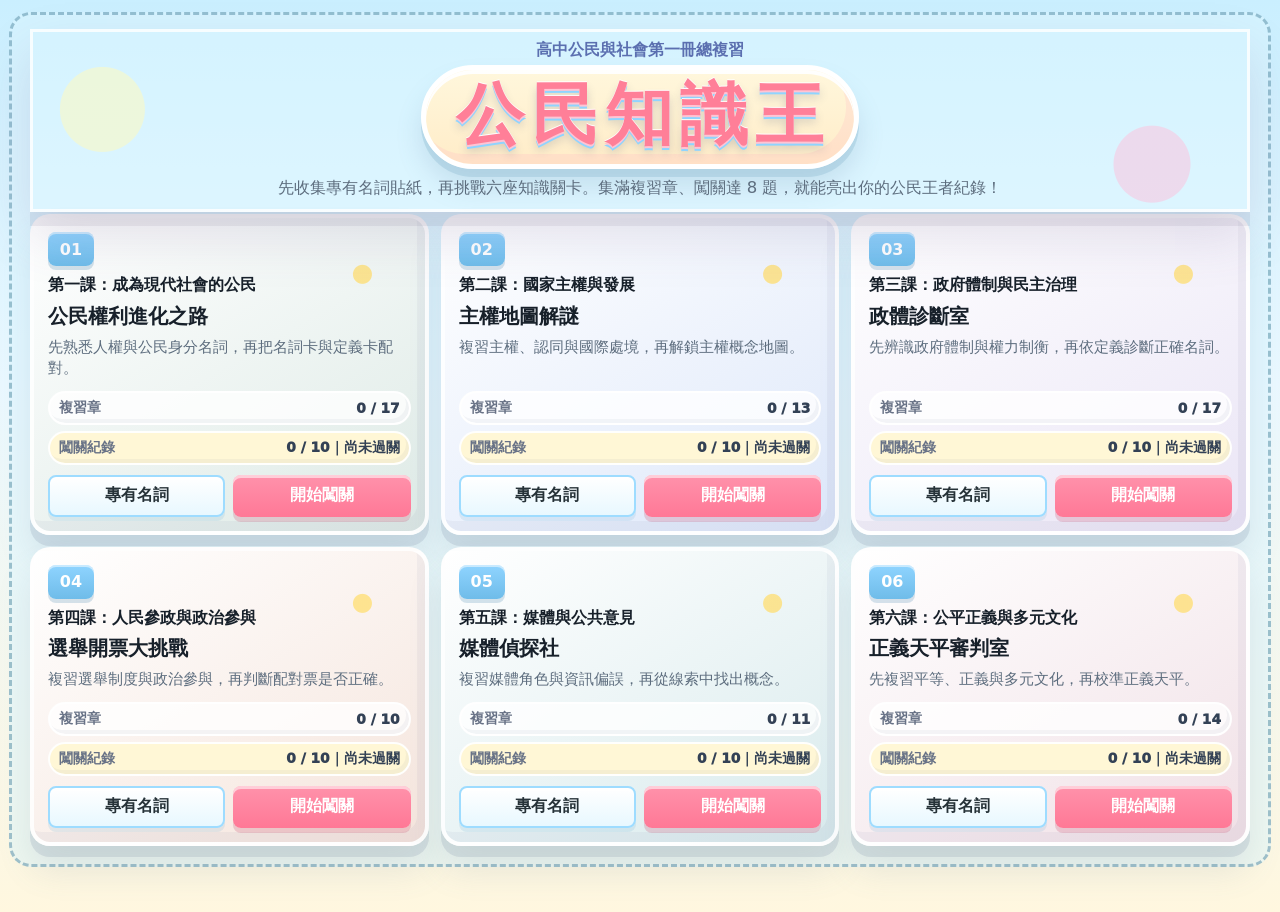
<file: index.html>
<!DOCTYPE html>
<html lang="zh-Hant">
<head>
  <meta charset="UTF-8">
  <meta name="viewport" content="width=device-width, initial-scale=1.0">
  <title>高中公民與社會第一冊總複習｜公民知識王</title>
  <link rel="stylesheet" href="css/style.css?v=20260701j">
</head>
<body>
  <main class="home-shell">
    <section class="home-hero clay-hero">
      <p class="eyebrow">高中公民與社會第一冊總複習</p>
      <h1 class="clay-title" aria-label="公民知識王"><span>公</span><span>民</span><span>知</span><span>識</span><span>王</span></h1>
      <p>先收集專有名詞貼紙，再挑戰六座知識關卡。集滿複習章、闖關達 8 題，就能亮出你的公民王者紀錄！</p>
    </section>
    <section class="lesson-grid" aria-label="課程複習與遊戲列表">
      <article class="lesson-card theme-1" data-lesson-card="1"><div class="card-number">01</div><h2>第一課：成為現代社會的公民</h2><h3>公民權利進化之路</h3><p>先熟悉人權與公民身分名詞，再把名詞卡與定義卡配對。</p><div class="home-progress" data-progress="1"></div><div class="card-actions"><a class="secondary-link" href="review/lesson1.html">專有名詞</a><a class="primary-link" href="games/lesson1.html">開始闖關</a></div></article>
      <article class="lesson-card theme-2" data-lesson-card="2"><div class="card-number">02</div><h2>第二課：國家主權與發展</h2><h3>主權地圖解謎</h3><p>複習主權、認同與國際處境，再解鎖主權概念地圖。</p><div class="home-progress" data-progress="2"></div><div class="card-actions"><a class="secondary-link" href="review/lesson2.html">專有名詞</a><a class="primary-link" href="games/lesson2.html">開始闖關</a></div></article>
      <article class="lesson-card theme-3" data-lesson-card="3"><div class="card-number">03</div><h2>第三課：政府體制與民主治理</h2><h3>政體診斷室</h3><p>先辨識政府體制與權力制衡，再依定義診斷正確名詞。</p><div class="home-progress" data-progress="3"></div><div class="card-actions"><a class="secondary-link" href="review/lesson3.html">專有名詞</a><a class="primary-link" href="games/lesson3.html">開始闖關</a></div></article>
      <article class="lesson-card theme-4" data-lesson-card="4"><div class="card-number">04</div><h2>第四課：人民參政與政治參與</h2><h3>選舉開票大挑戰</h3><p>複習選舉制度與政治參與，再判斷配對票是否正確。</p><div class="home-progress" data-progress="4"></div><div class="card-actions"><a class="secondary-link" href="review/lesson4.html">專有名詞</a><a class="primary-link" href="games/lesson4.html">開始闖關</a></div></article>
      <article class="lesson-card theme-5" data-lesson-card="5"><div class="card-number">05</div><h2>第五課：媒體與公共意見</h2><h3>媒體偵探社</h3><p>複習媒體角色與資訊偏誤，再從線索中找出概念。</p><div class="home-progress" data-progress="5"></div><div class="card-actions"><a class="secondary-link" href="review/lesson5.html">專有名詞</a><a class="primary-link" href="games/lesson5.html">開始闖關</a></div></article>
      <article class="lesson-card theme-6" data-lesson-card="6"><div class="card-number">06</div><h2>第六課：公平正義與多元文化</h2><h3>正義天平審判室</h3><p>先複習平等、正義與多元文化，再校準正義天平。</p><div class="home-progress" data-progress="6"></div><div class="card-actions"><a class="secondary-link" href="review/lesson6.html">專有名詞</a><a class="primary-link" href="games/lesson6.html">開始闖關</a></div></article>
    </section>
  </main>
  <script src="js/data.js?v=20260701j"></script>
  <script src="js/home.js?v=20260701j"></script>
</body>
</html>
</file>
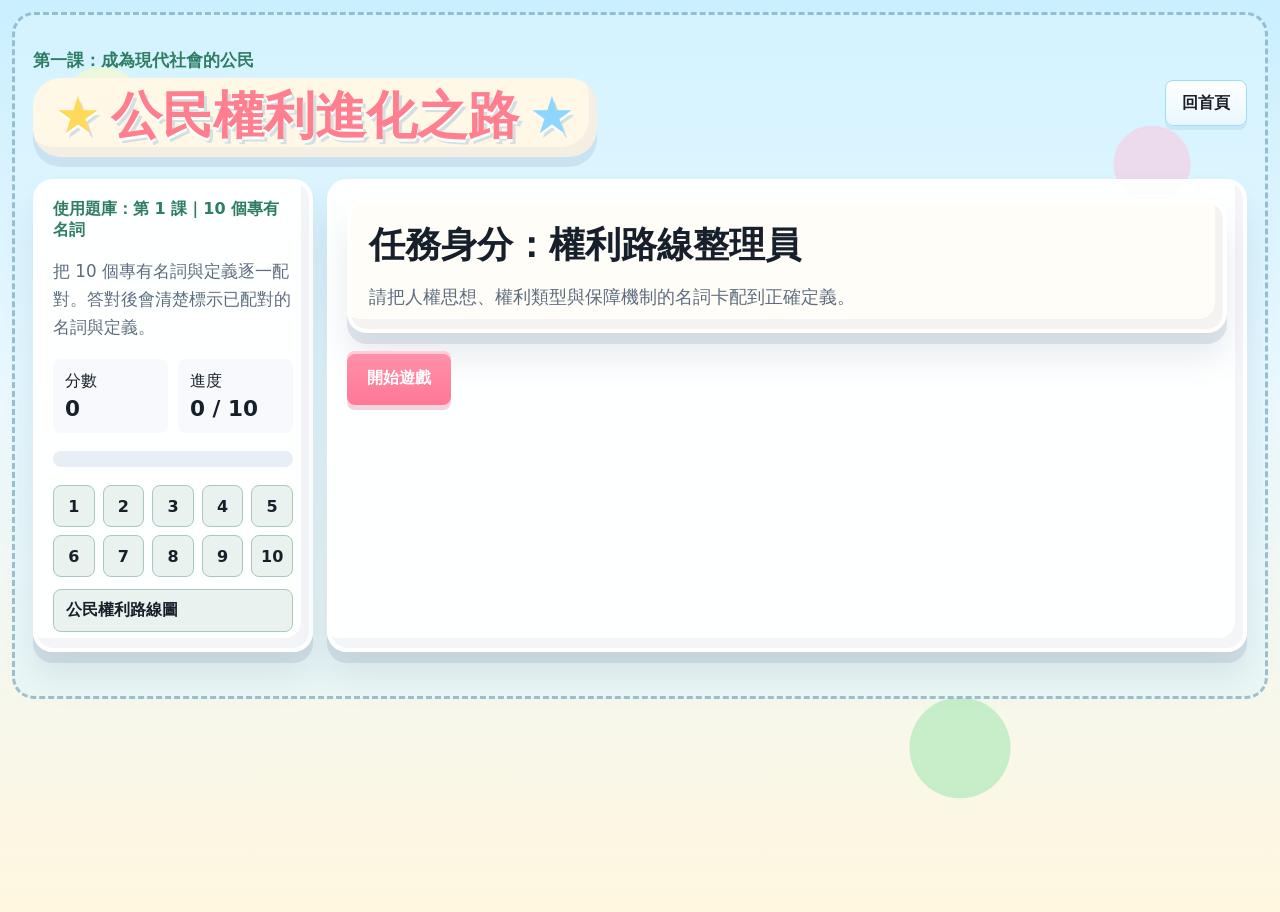
<file: games/lesson1.html>
<!DOCTYPE html><html lang="zh-Hant"><head><meta charset="UTF-8"><meta name="viewport" content="width=device-width, initial-scale=1.0"><title>公民權利進化之路</title><link rel="stylesheet" href="../css/style.css?v=20260701j"></head><body data-lesson="1"><main id="game-root" class="game-shell theme-1"></main><script src="../js/data.js?v=20260701j"></script><script src="../js/shared.js?v=20260701j"></script></body></html>
</file>
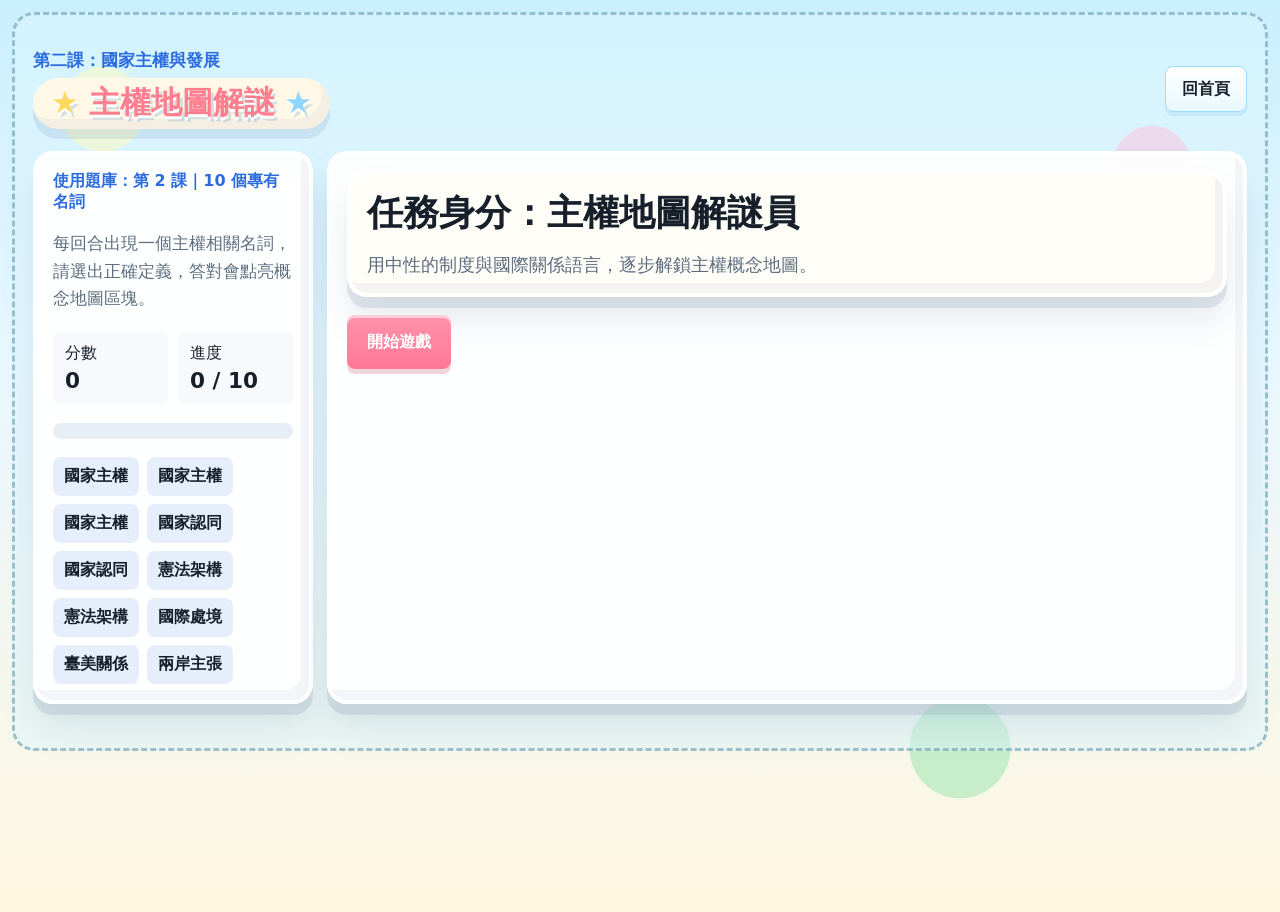
<file: games/lesson2.html>
<!DOCTYPE html><html lang="zh-Hant"><head><meta charset="UTF-8"><meta name="viewport" content="width=device-width, initial-scale=1.0"><title>主權地圖解謎</title><link rel="stylesheet" href="../css/style.css?v=20260701j"></head><body data-lesson="2"><main id="game-root" class="game-shell theme-2"></main><script src="../js/data.js?v=20260701j"></script><script src="../js/shared.js?v=20260701j"></script></body></html>
</file>
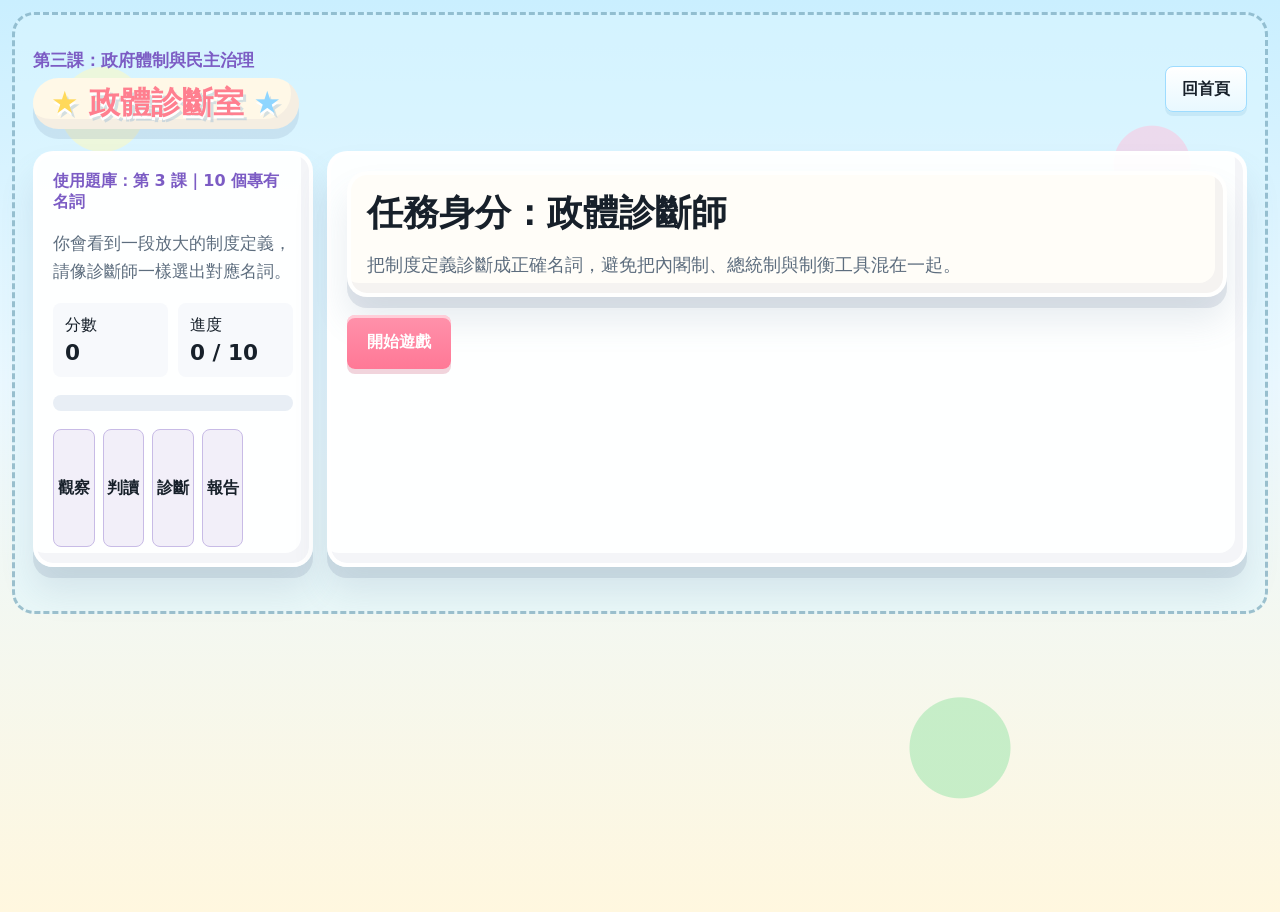
<file: games/lesson3.html>
<!DOCTYPE html><html lang="zh-Hant"><head><meta charset="UTF-8"><meta name="viewport" content="width=device-width, initial-scale=1.0"><title>政體診斷室</title><link rel="stylesheet" href="../css/style.css?v=20260701j"></head><body data-lesson="3"><main id="game-root" class="game-shell theme-3"></main><script src="../js/data.js?v=20260701j"></script><script src="../js/shared.js?v=20260701j"></script></body></html>
</file>
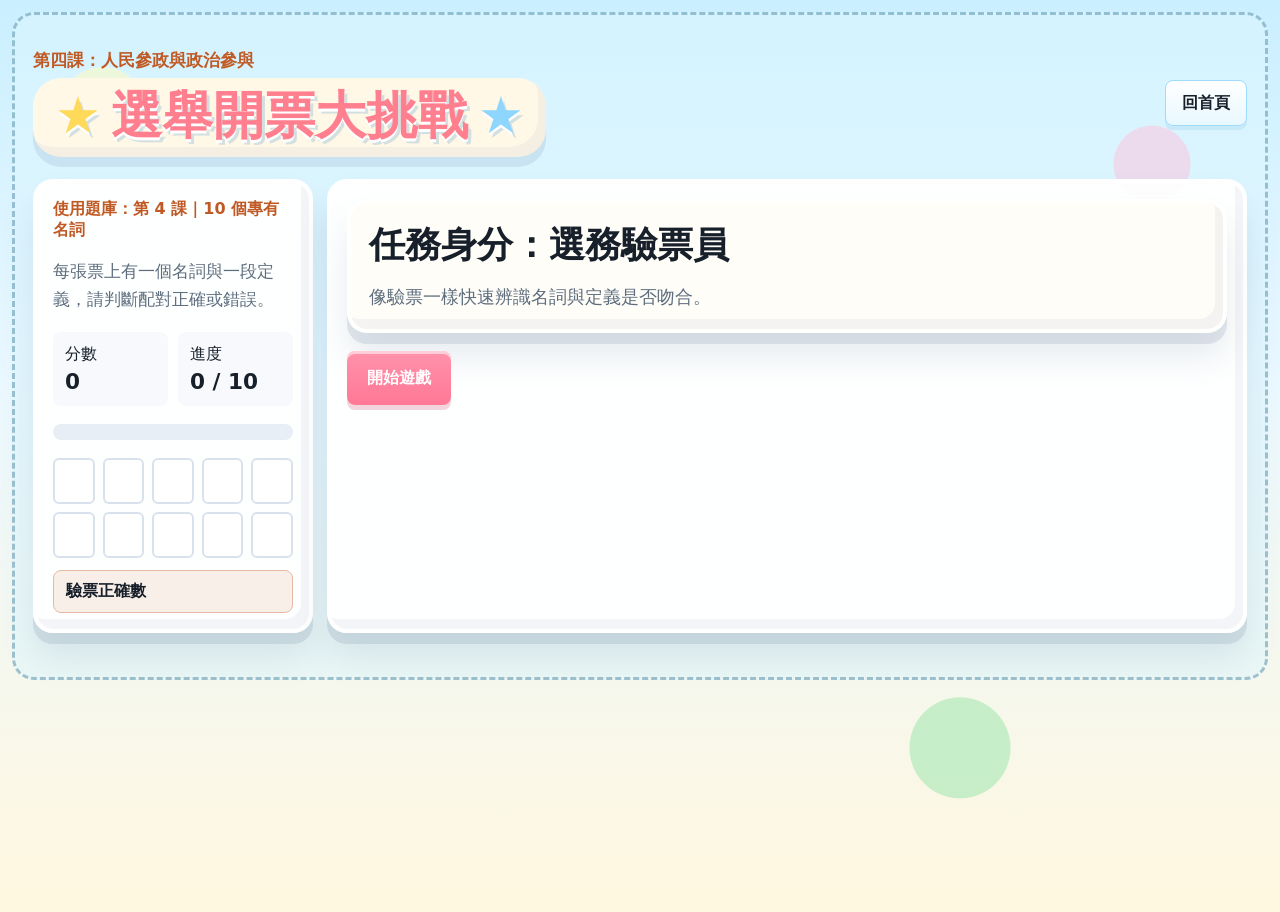
<file: games/lesson4.html>
<!DOCTYPE html><html lang="zh-Hant"><head><meta charset="UTF-8"><meta name="viewport" content="width=device-width, initial-scale=1.0"><title>選舉開票大挑戰</title><link rel="stylesheet" href="../css/style.css?v=20260701j"></head><body data-lesson="4"><main id="game-root" class="game-shell theme-4"></main><script src="../js/data.js?v=20260701j"></script><script src="../js/shared.js?v=20260701j"></script></body></html>
</file>
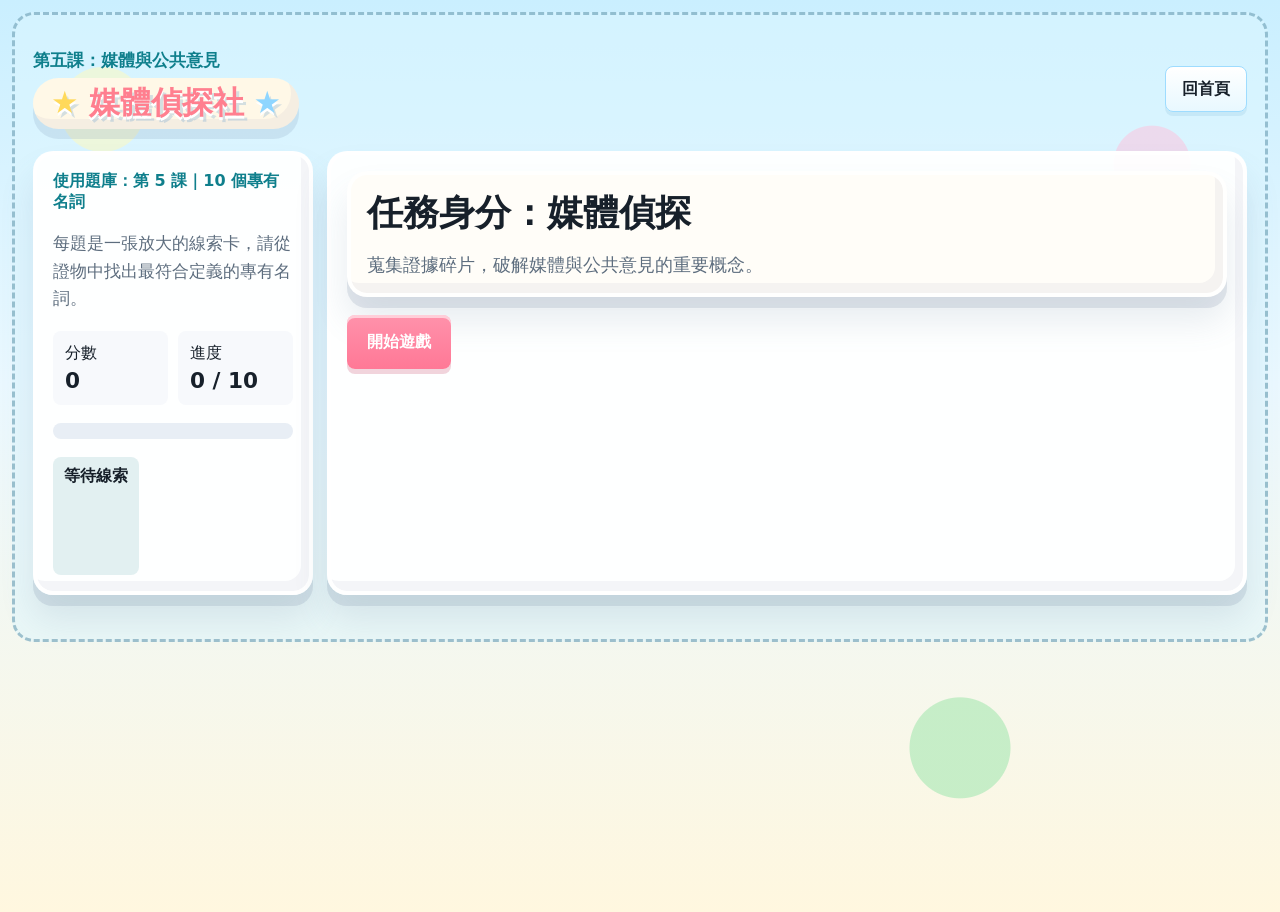
<file: games/lesson5.html>
<!DOCTYPE html><html lang="zh-Hant"><head><meta charset="UTF-8"><meta name="viewport" content="width=device-width, initial-scale=1.0"><title>媒體偵探社</title><link rel="stylesheet" href="../css/style.css?v=20260701j"></head><body data-lesson="5"><main id="game-root" class="game-shell theme-5"></main><script src="../js/data.js?v=20260701j"></script><script src="../js/shared.js?v=20260701j"></script></body></html>
</file>
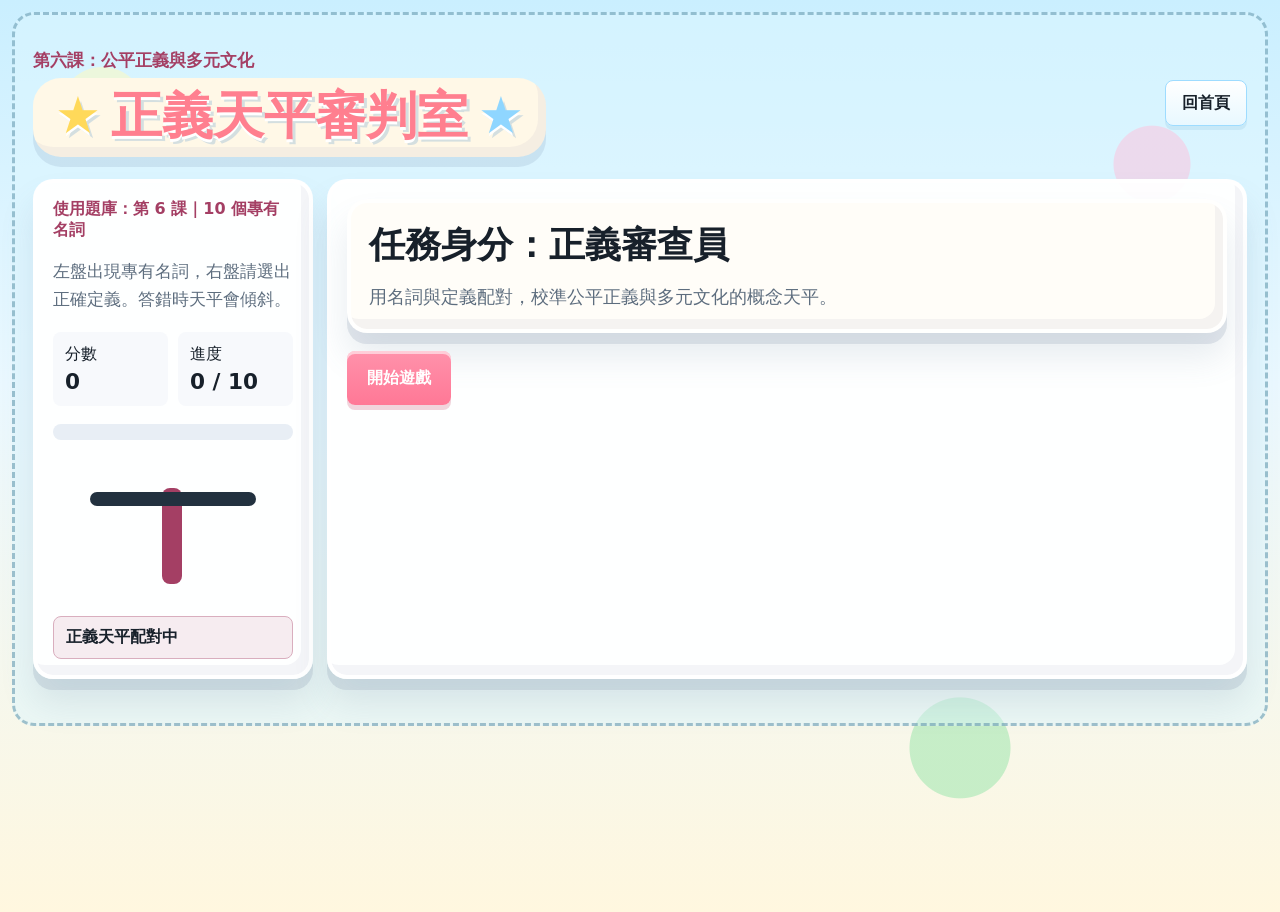
<file: games/lesson6.html>
<!DOCTYPE html><html lang="zh-Hant"><head><meta charset="UTF-8"><meta name="viewport" content="width=device-width, initial-scale=1.0"><title>正義天平審判室</title><link rel="stylesheet" href="../css/style.css?v=20260701j"></head><body data-lesson="6"><main id="game-root" class="game-shell theme-6"></main><script src="../js/data.js?v=20260701j"></script><script src="../js/shared.js?v=20260701j"></script></body></html>
</file>
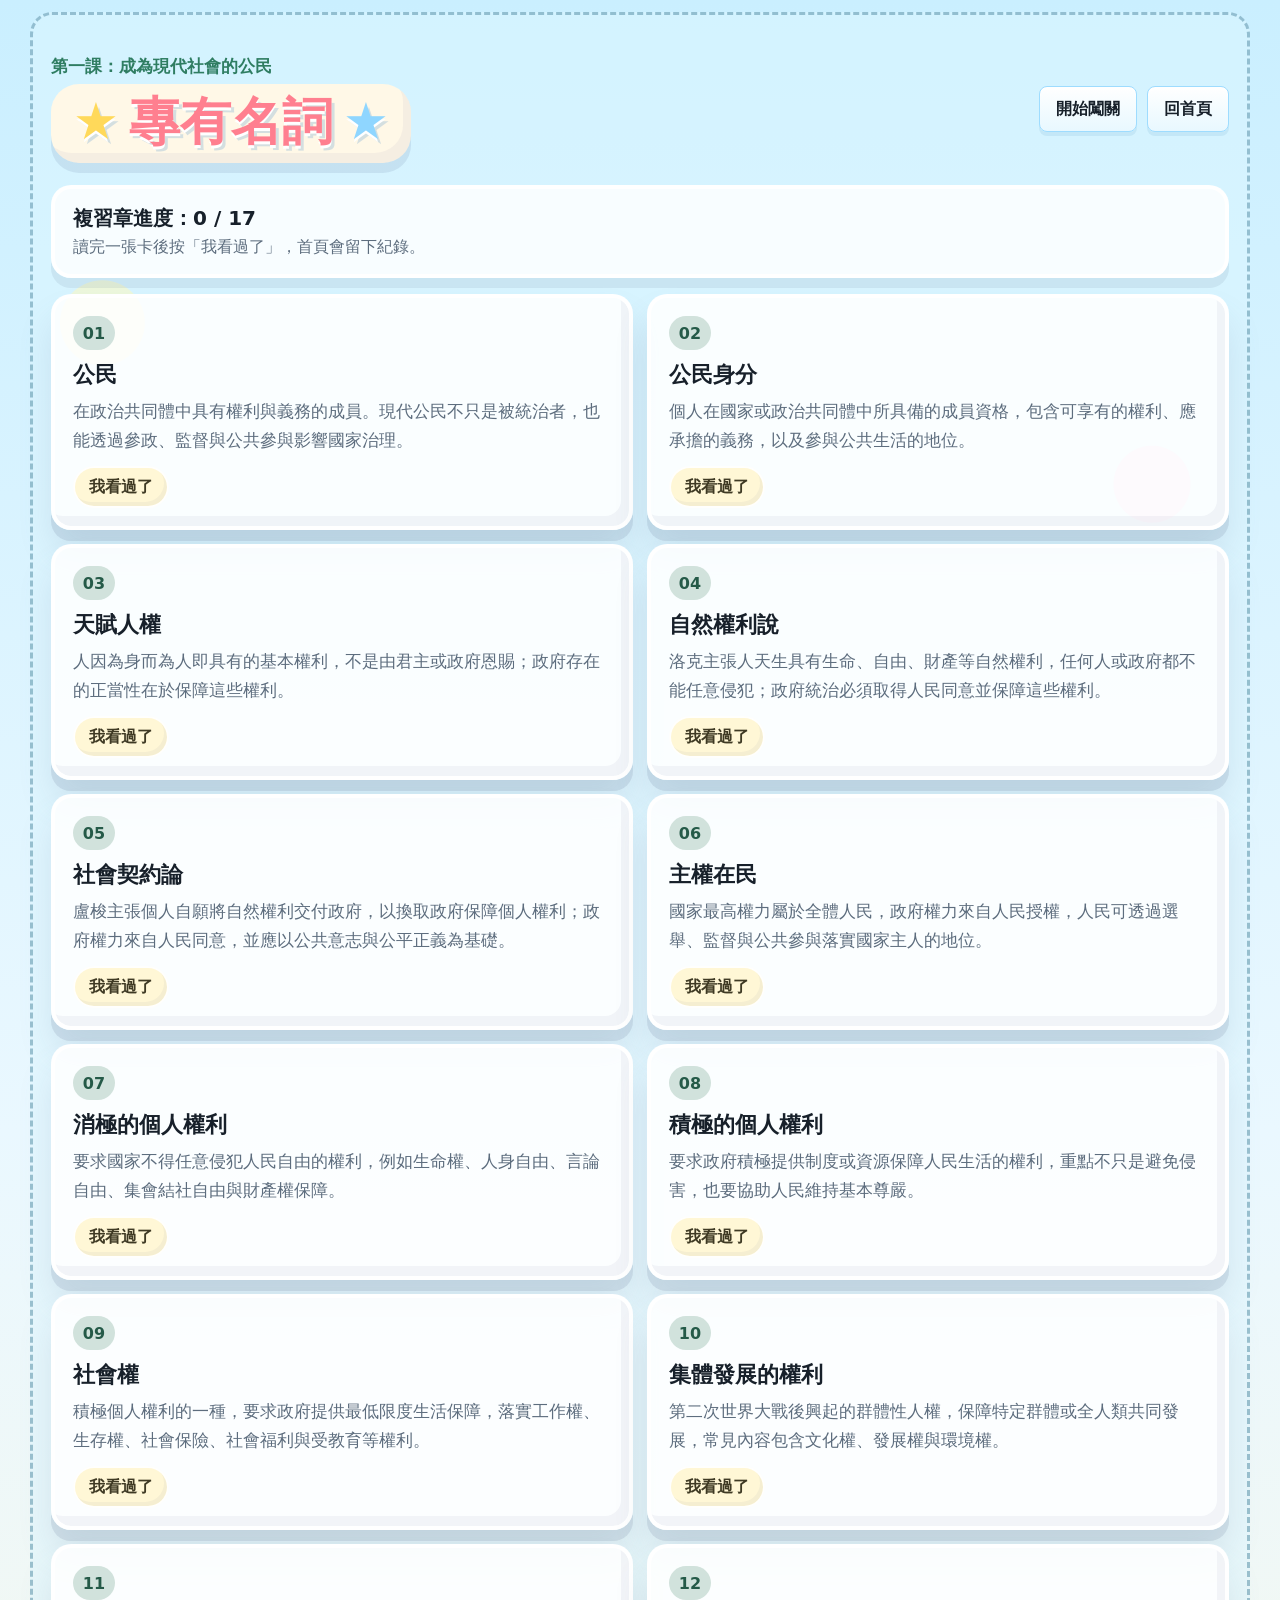
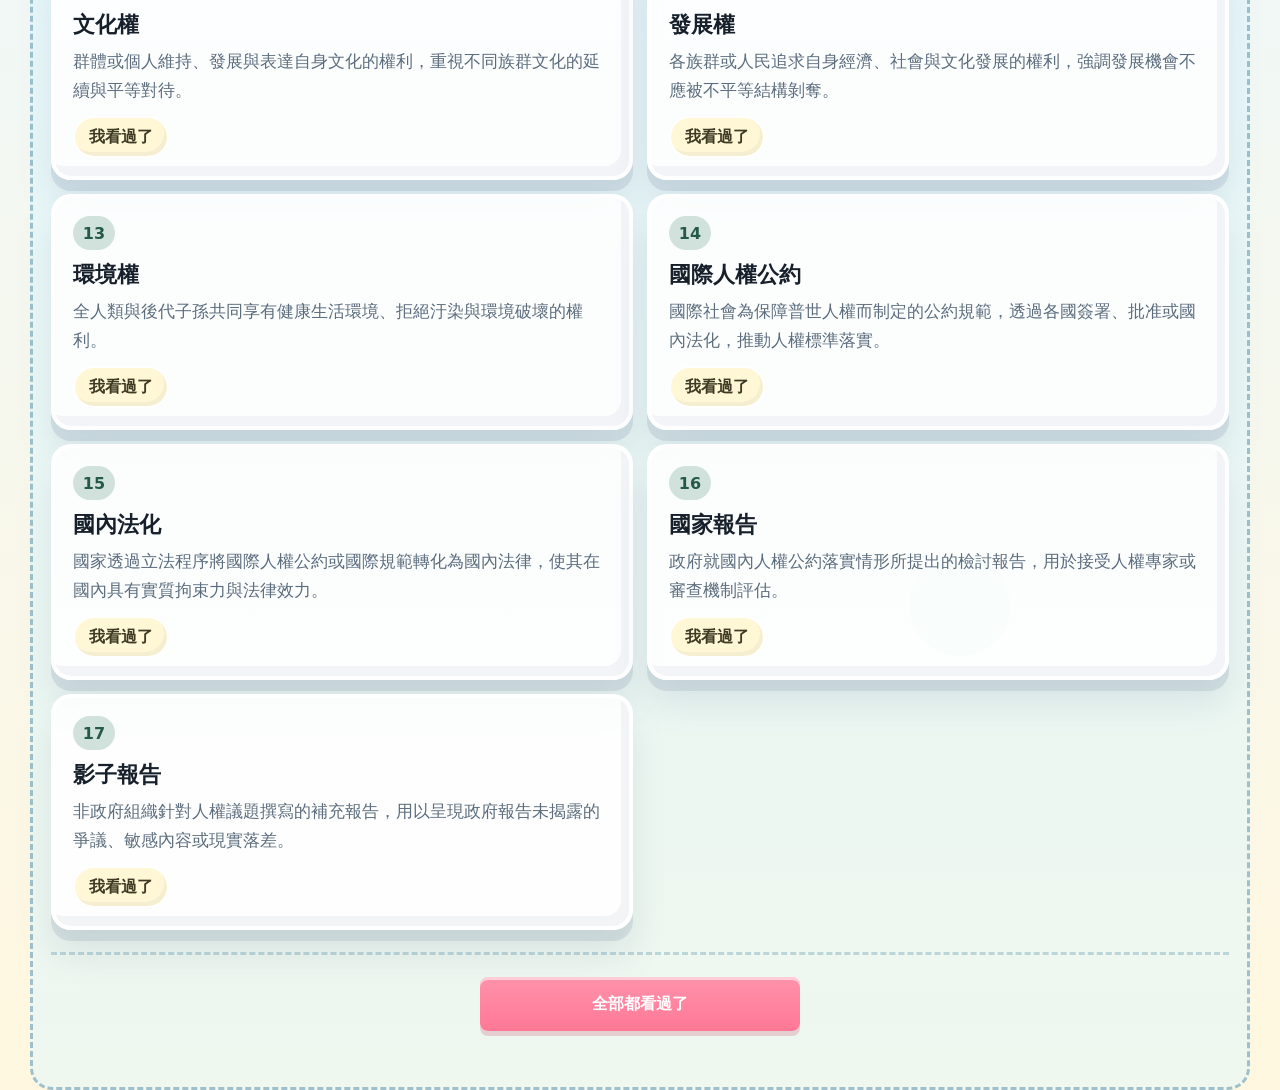
<file: review/lesson1.html>
<!DOCTYPE html>
<html lang="zh-Hant">
<head>
  <meta charset="UTF-8">
  <meta name="viewport" content="width=device-width, initial-scale=1.0">
  <title>第1課專有名詞</title>
  <link rel="stylesheet" href="../css/style.css?v=20260701j">
</head>
<body data-lesson="1">
  <main id="review-root" class="review-shell theme-1"></main>
  <script src="../js/data.js?v=20260701j"></script>
  <script src="../js/review-bottom.js?v=20260701j"></script>
</body>
</html>
</file>
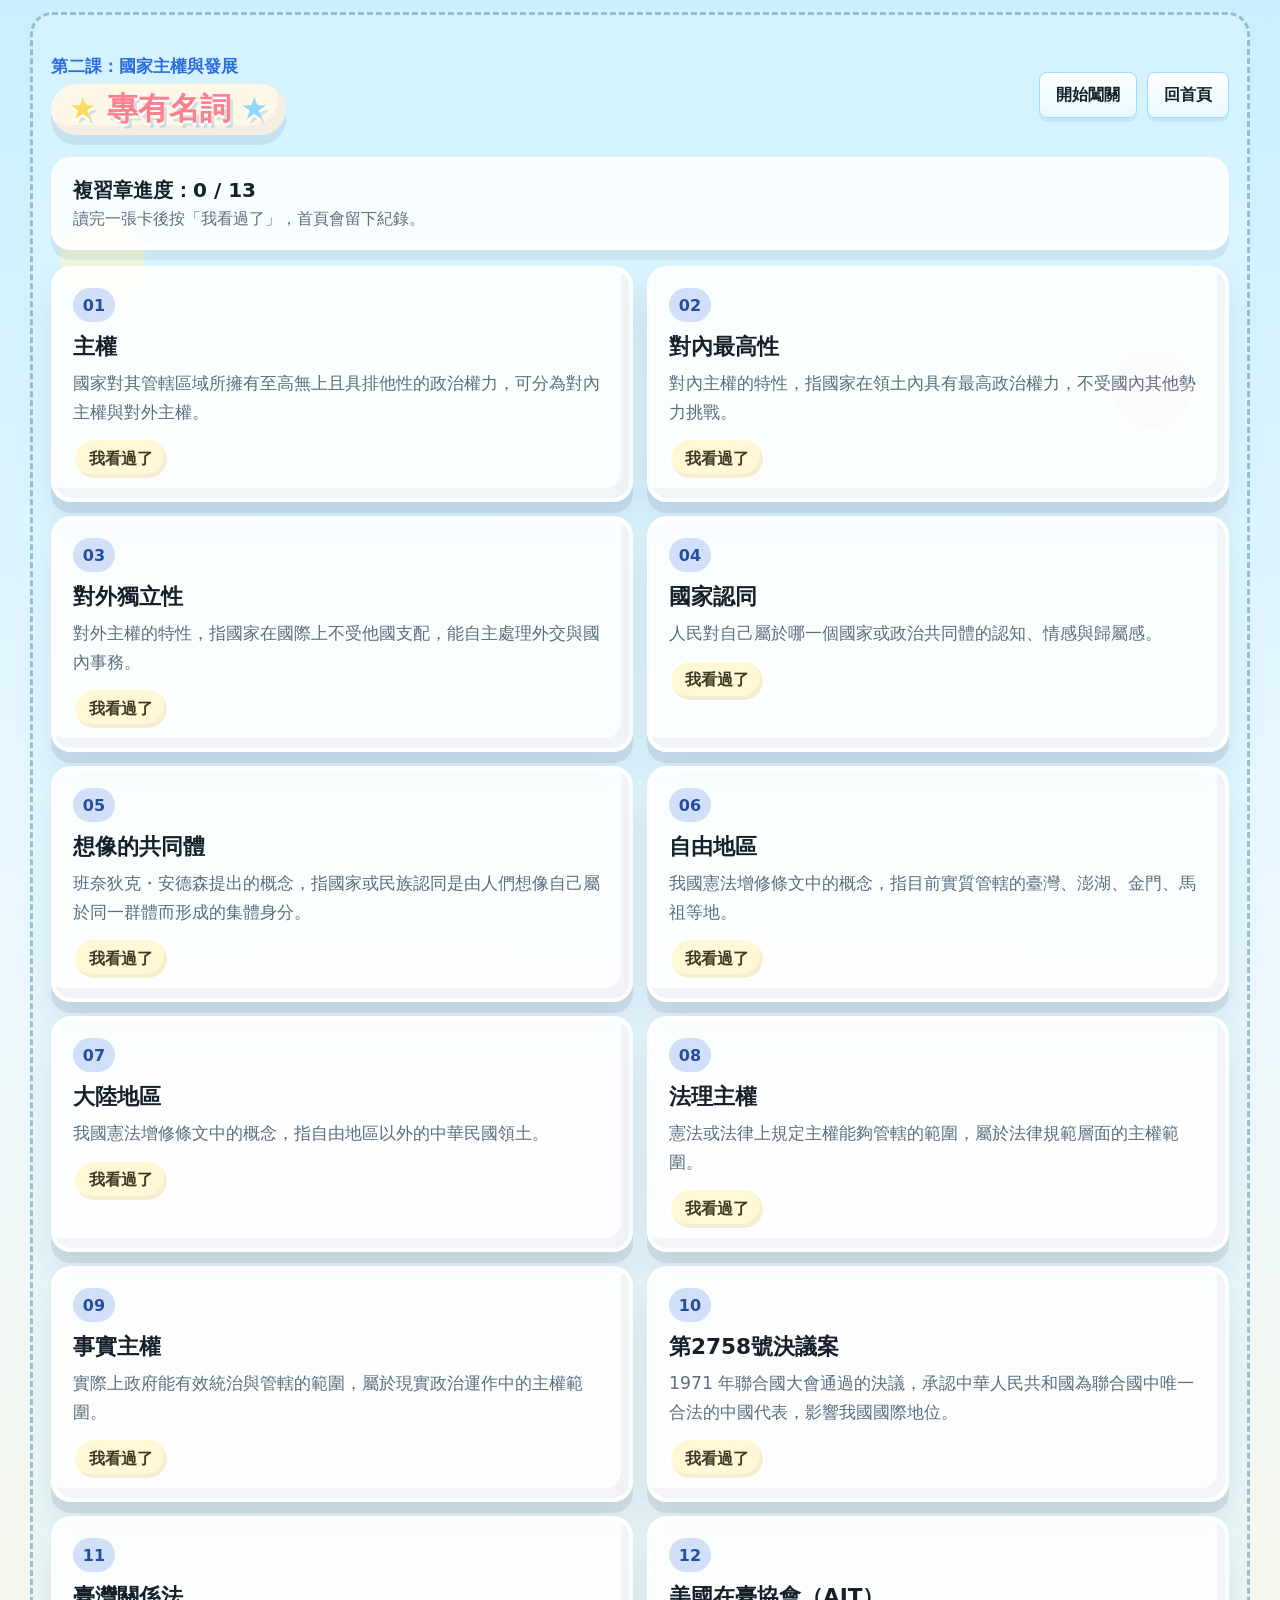
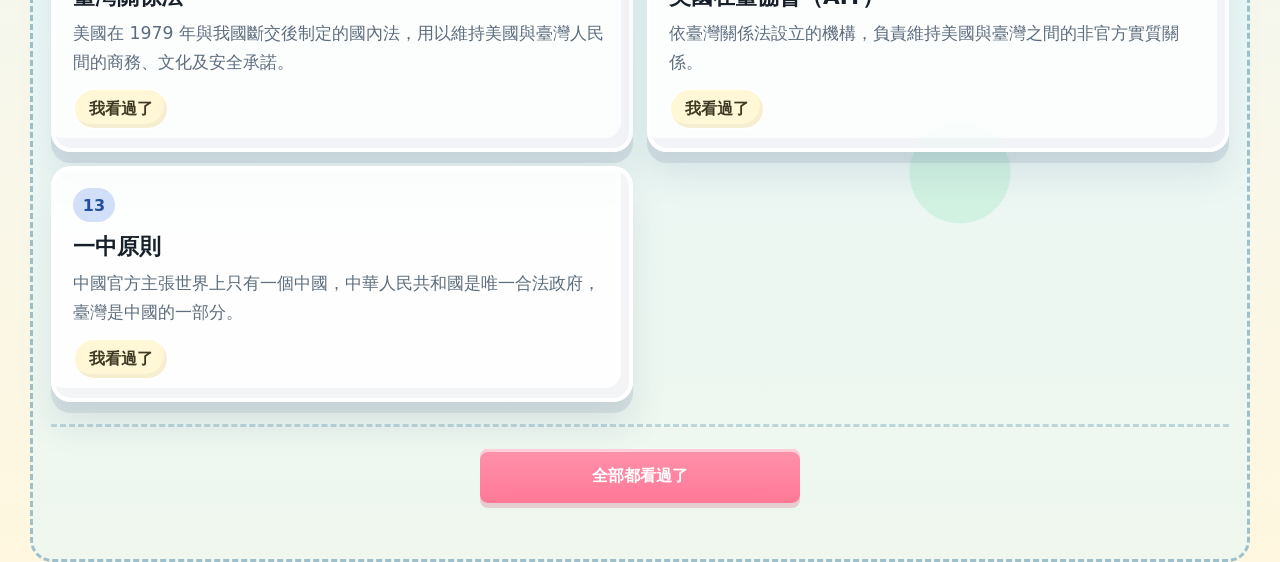
<file: review/lesson2.html>
<!DOCTYPE html>
<html lang="zh-Hant">
<head>
  <meta charset="UTF-8">
  <meta name="viewport" content="width=device-width, initial-scale=1.0">
  <title>第2課專有名詞</title>
  <link rel="stylesheet" href="../css/style.css?v=20260701j">
</head>
<body data-lesson="2">
  <main id="review-root" class="review-shell theme-2"></main>
  <script src="../js/data.js?v=20260701j"></script>
  <script src="../js/review-bottom.js?v=20260701j"></script>
</body>
</html>
</file>
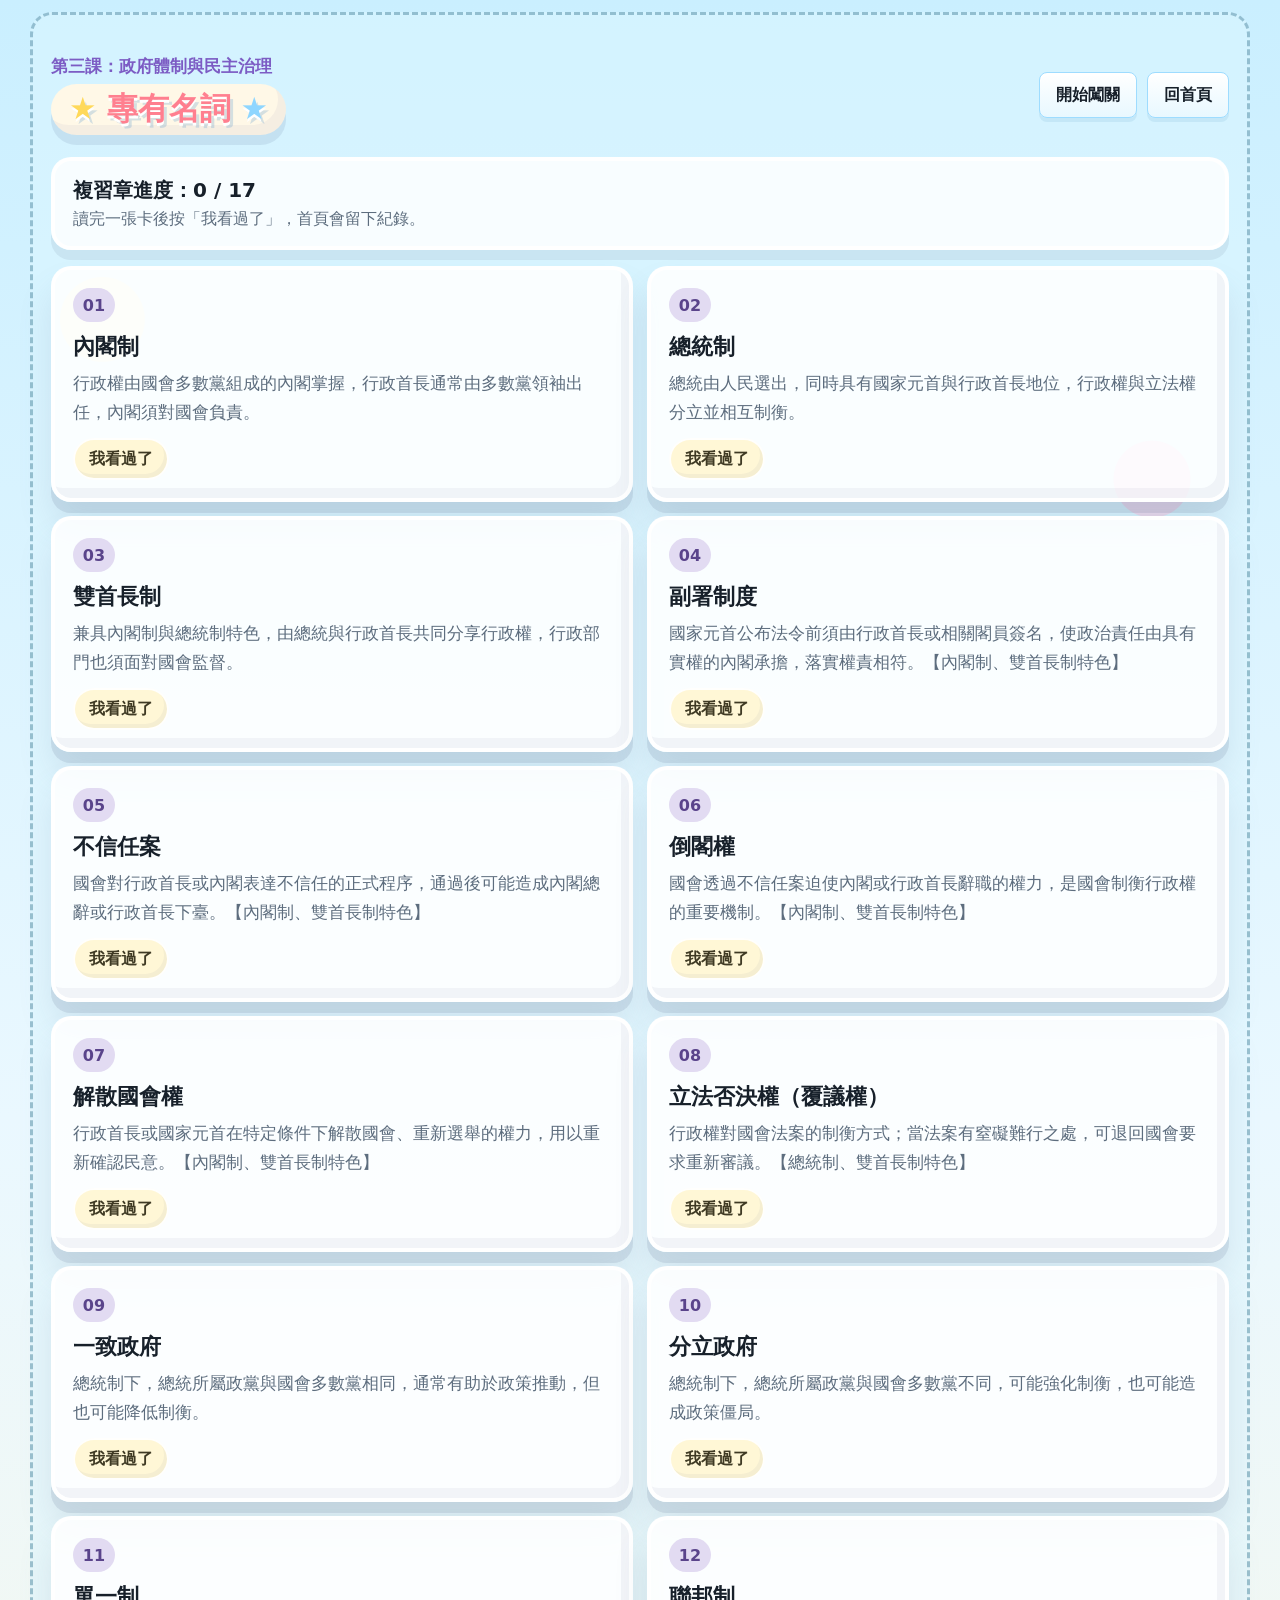
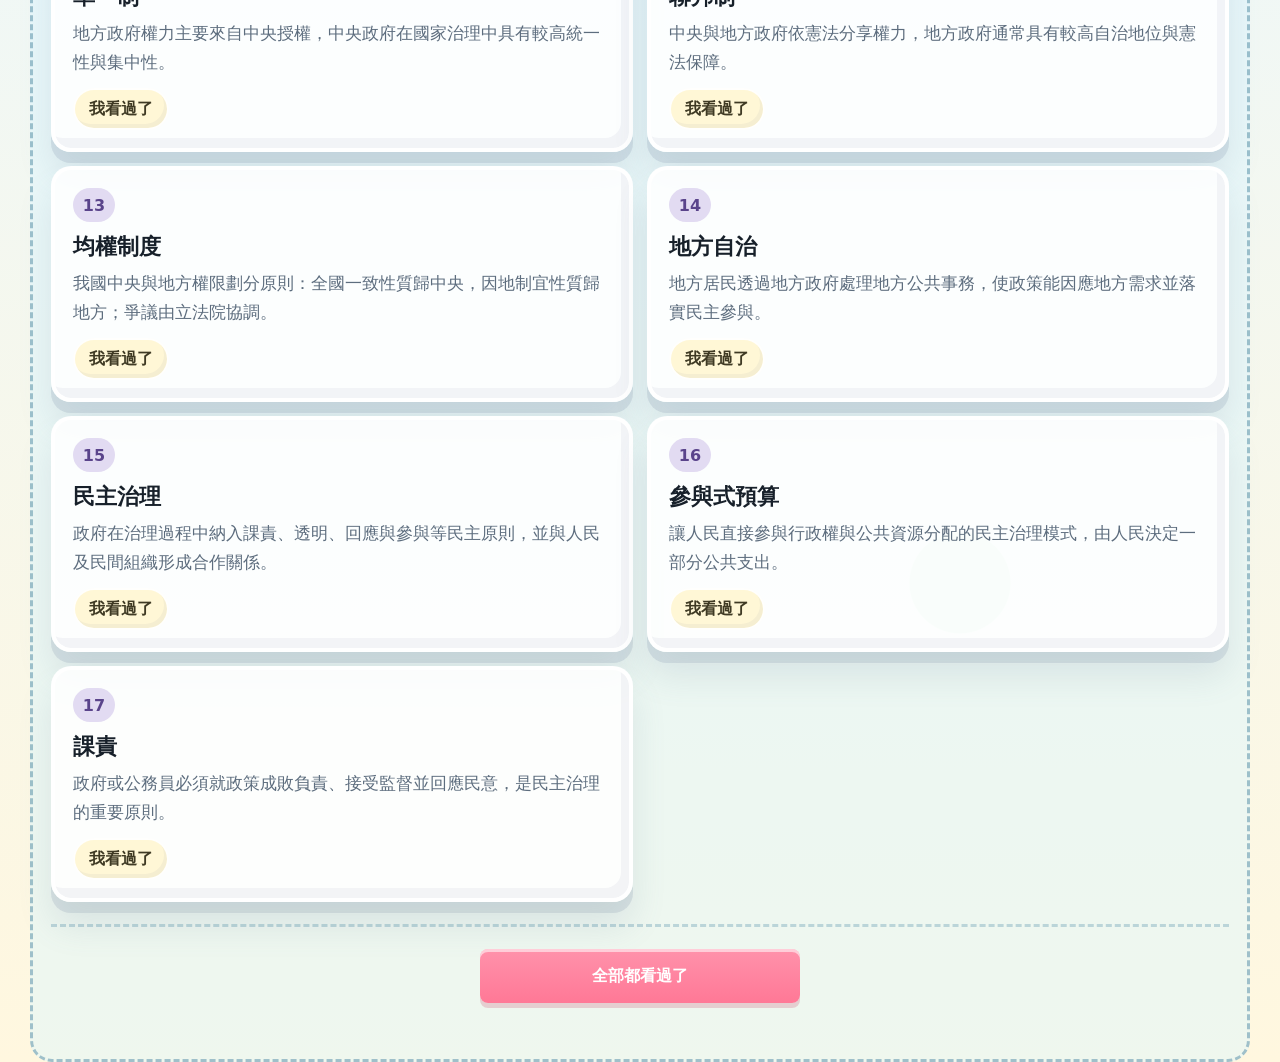
<file: review/lesson3.html>
<!DOCTYPE html>
<html lang="zh-Hant">
<head>
  <meta charset="UTF-8">
  <meta name="viewport" content="width=device-width, initial-scale=1.0">
  <title>第3課專有名詞</title>
  <link rel="stylesheet" href="../css/style.css?v=20260701j">
</head>
<body data-lesson="3">
  <main id="review-root" class="review-shell theme-3"></main>
  <script src="../js/data.js?v=20260701j"></script>
  <script src="../js/review-bottom.js?v=20260701j"></script>
</body>
</html>
</file>
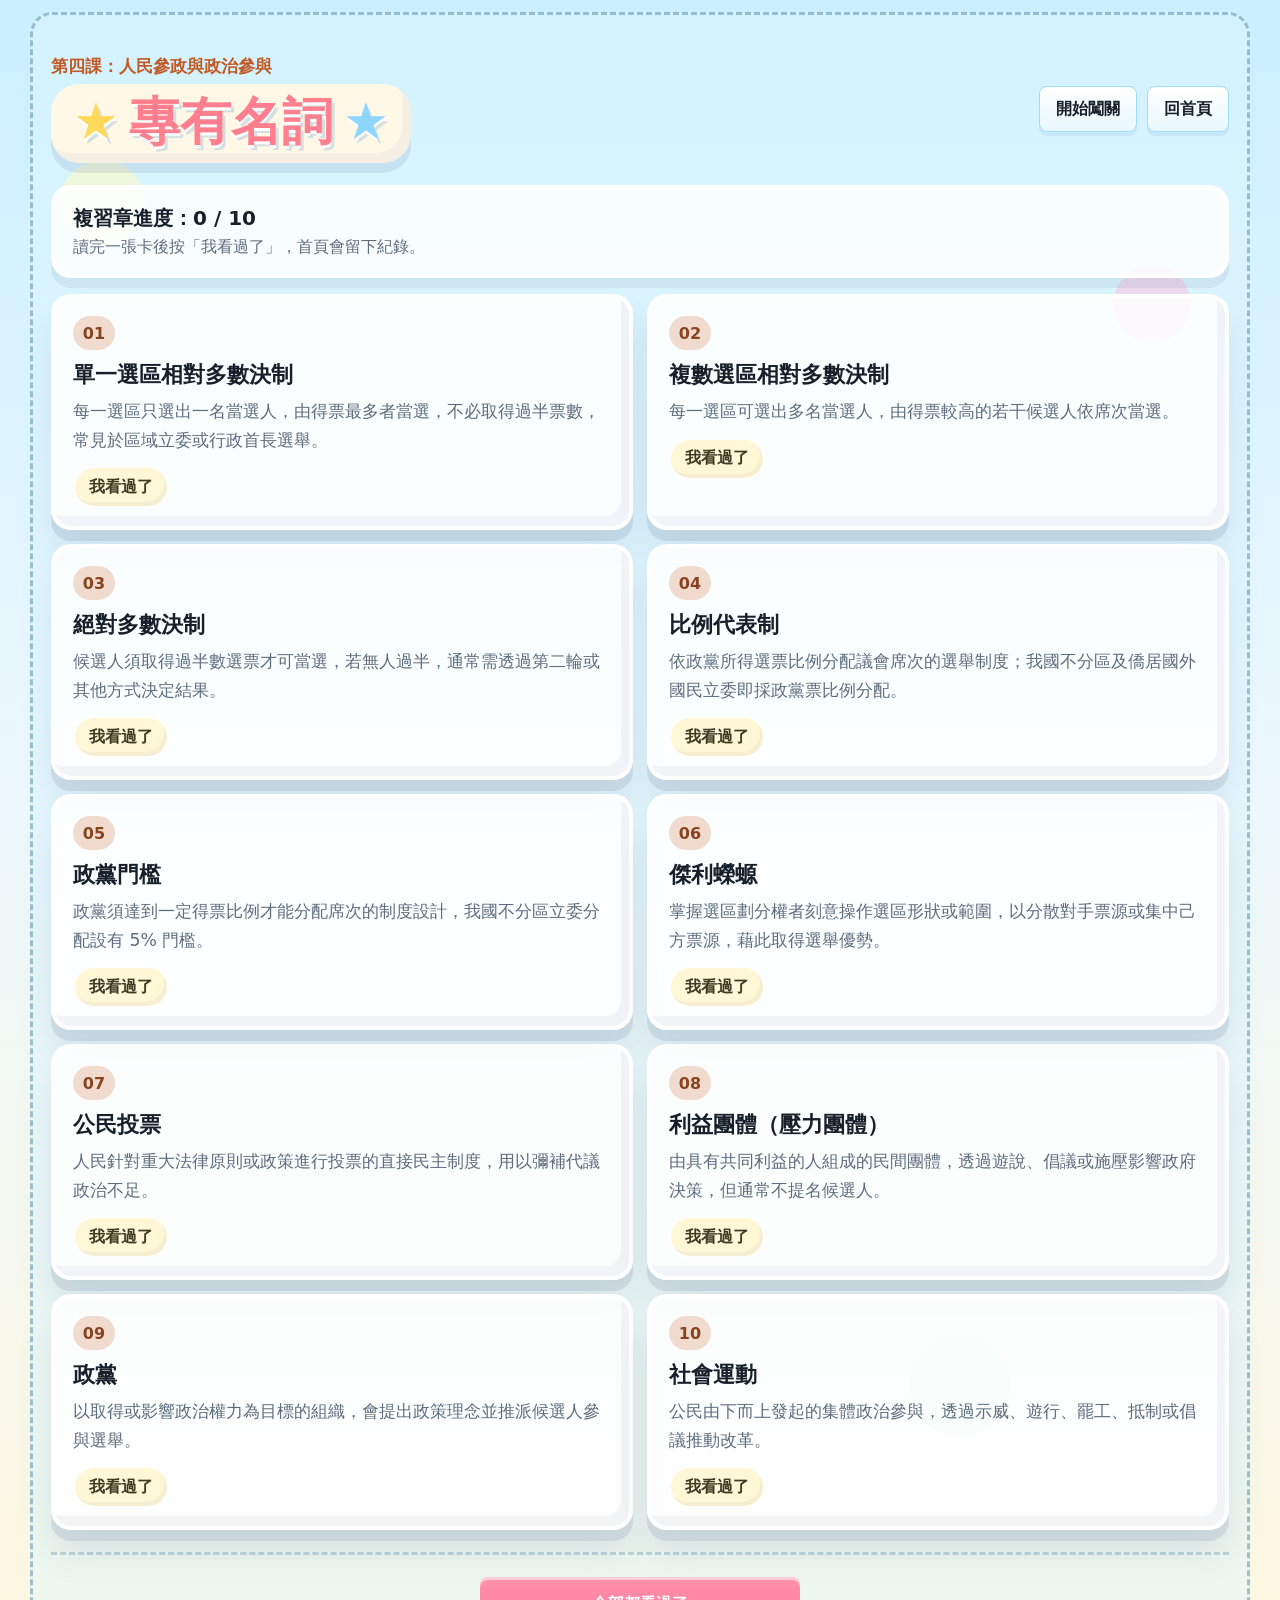
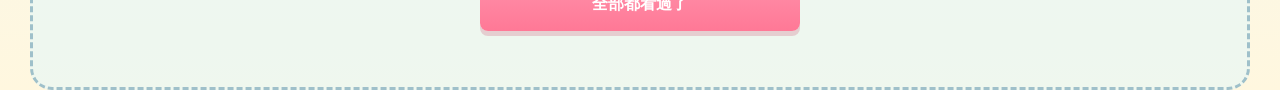
<file: review/lesson4.html>
<!DOCTYPE html>
<html lang="zh-Hant">
<head>
  <meta charset="UTF-8">
  <meta name="viewport" content="width=device-width, initial-scale=1.0">
  <title>第4課專有名詞</title>
  <link rel="stylesheet" href="../css/style.css?v=20260701j">
</head>
<body data-lesson="4">
  <main id="review-root" class="review-shell theme-4"></main>
  <script src="../js/data.js?v=20260701j"></script>
  <script src="../js/review-bottom.js?v=20260701j"></script>
</body>
</html>
</file>
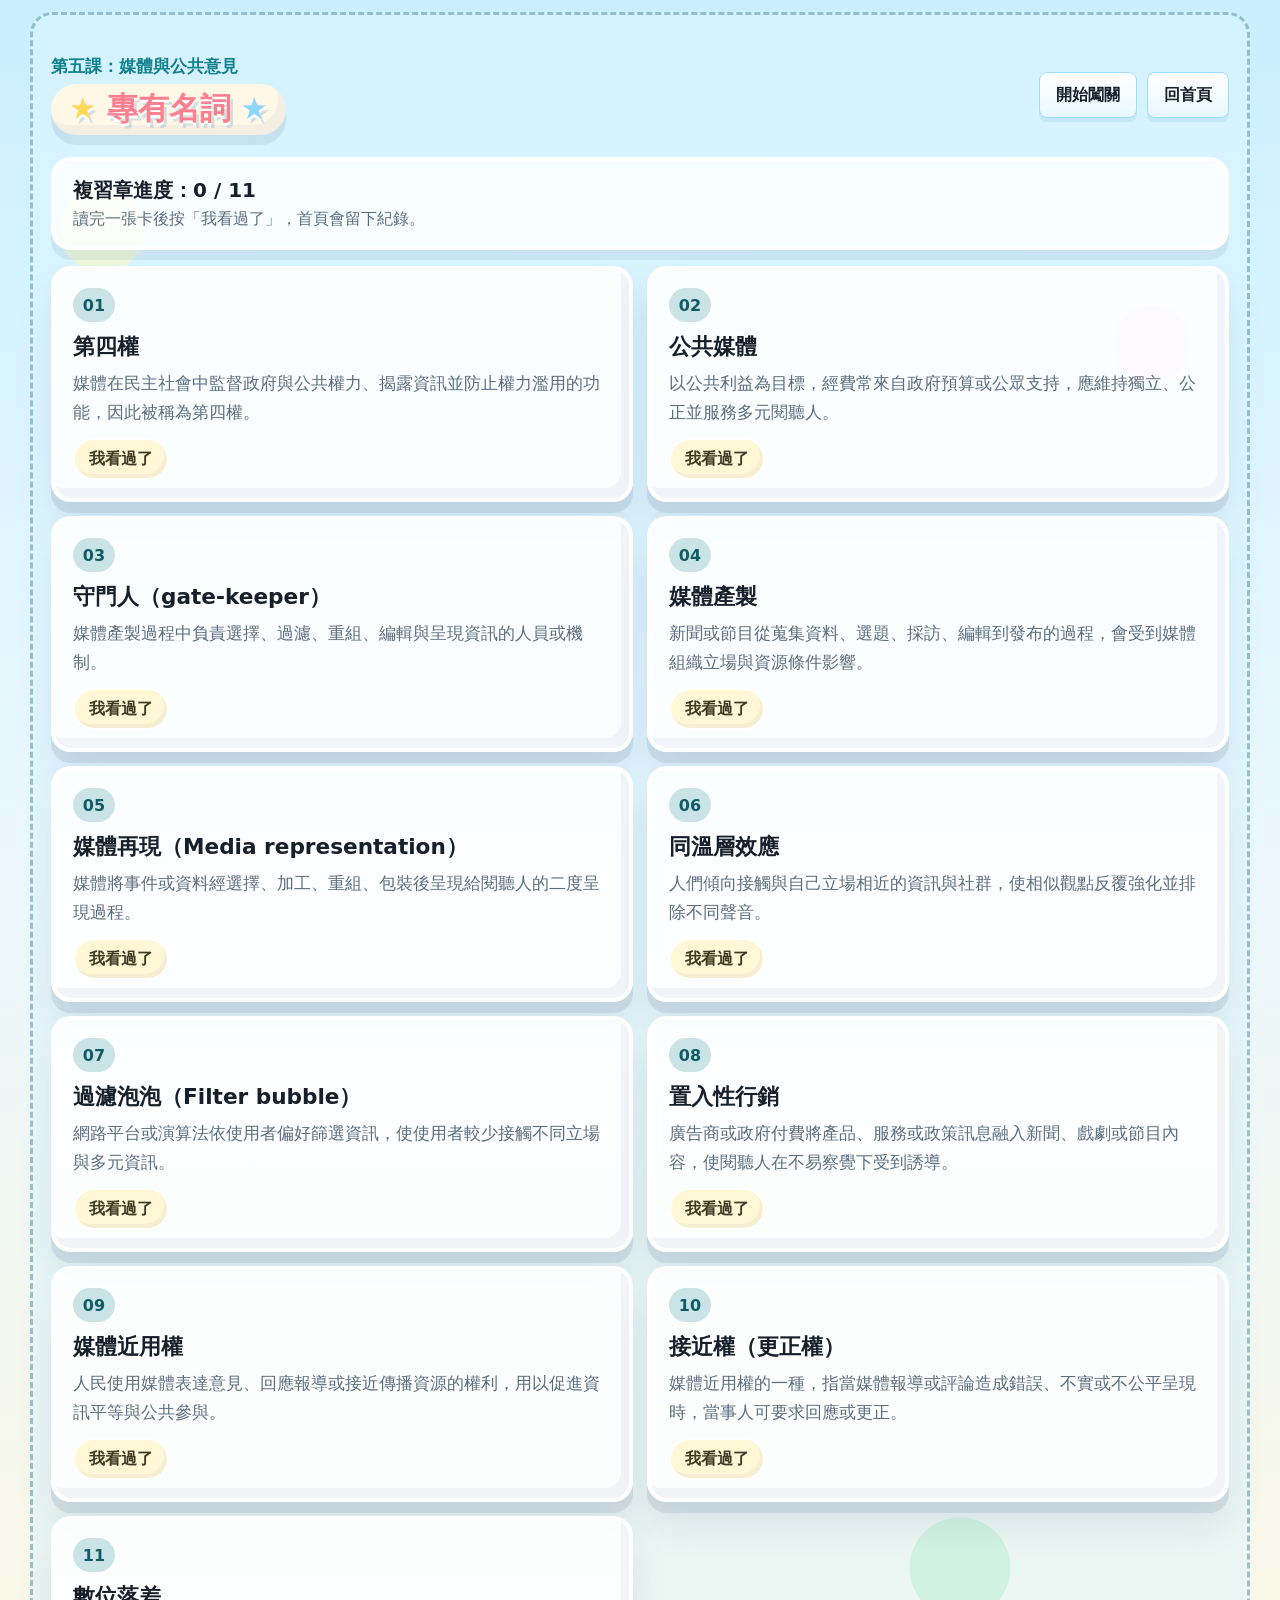
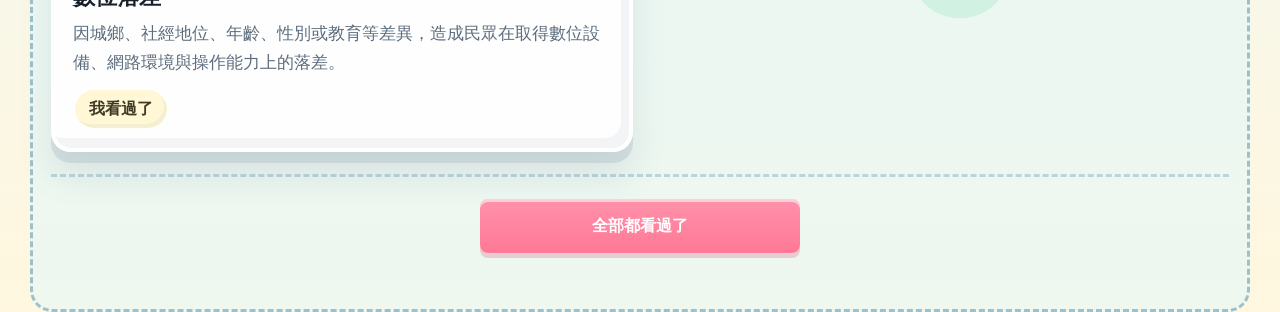
<file: review/lesson5.html>
<!DOCTYPE html>
<html lang="zh-Hant">
<head>
  <meta charset="UTF-8">
  <meta name="viewport" content="width=device-width, initial-scale=1.0">
  <title>第5課專有名詞</title>
  <link rel="stylesheet" href="../css/style.css?v=20260701j">
</head>
<body data-lesson="5">
  <main id="review-root" class="review-shell theme-5"></main>
  <script src="../js/data.js?v=20260701j"></script>
  <script src="../js/review-bottom.js?v=20260701j"></script>
</body>
</html>
</file>
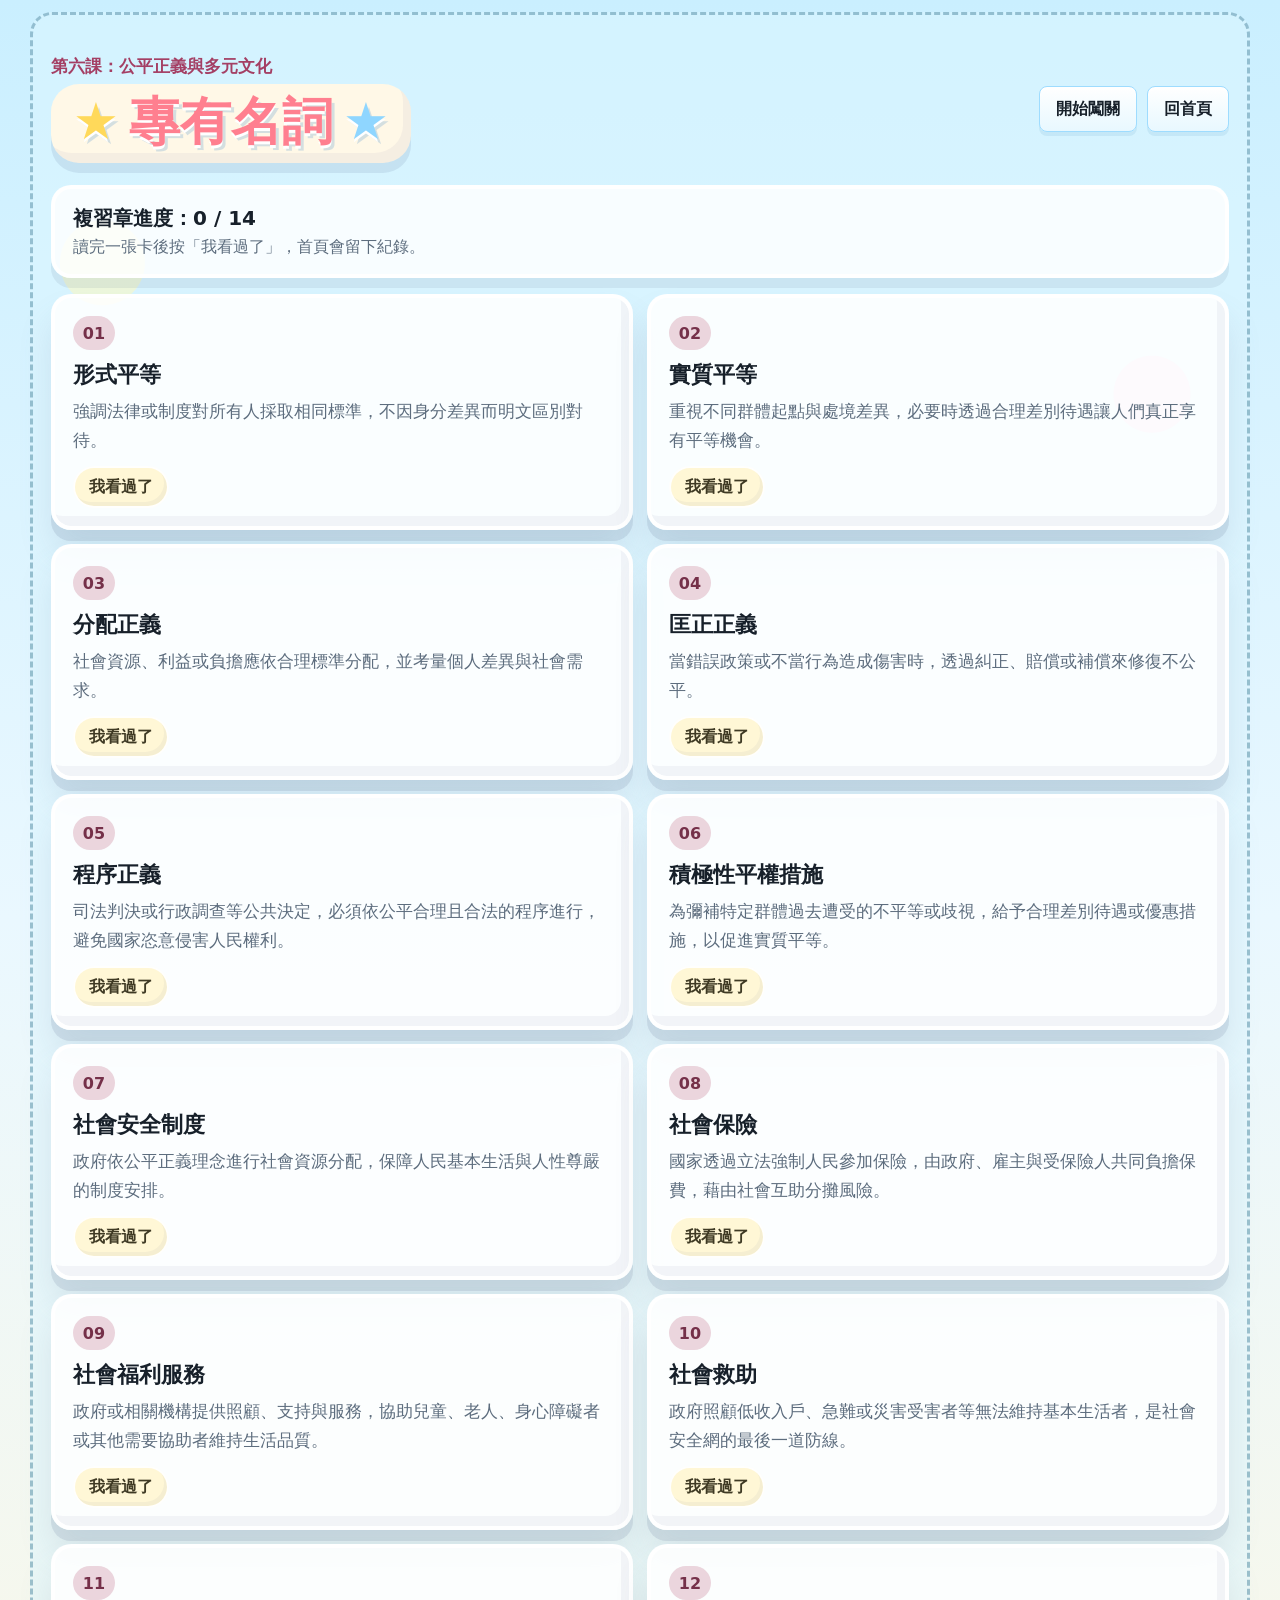
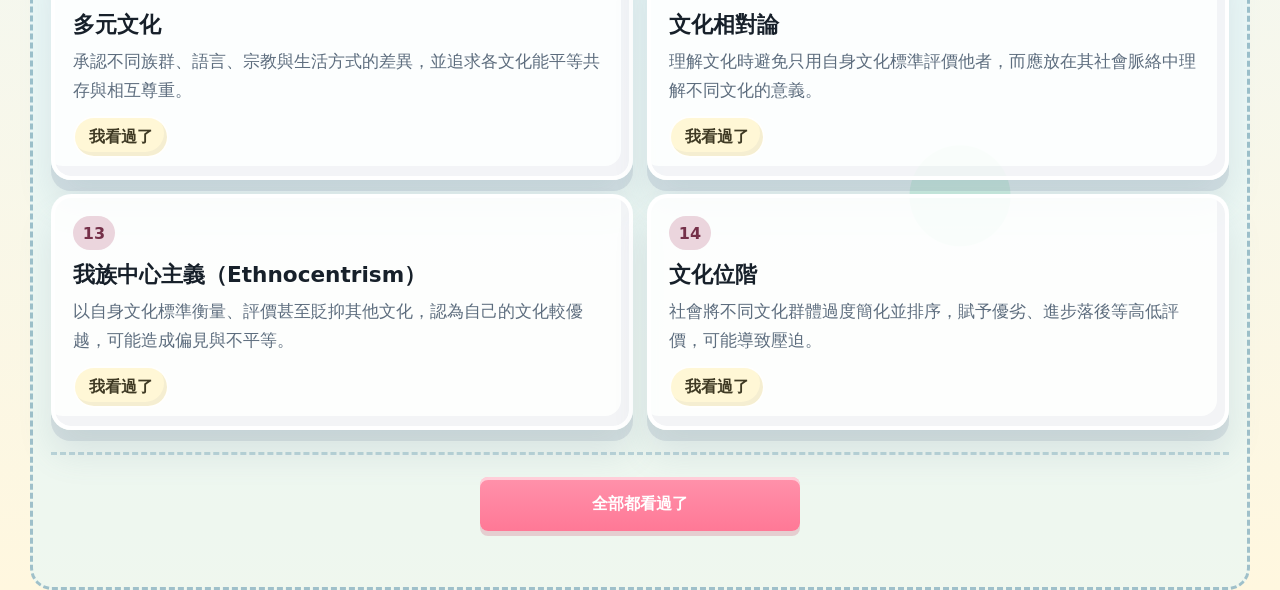
<file: review/lesson6.html>
<!DOCTYPE html>
<html lang="zh-Hant">
<head>
  <meta charset="UTF-8">
  <meta name="viewport" content="width=device-width, initial-scale=1.0">
  <title>第6課專有名詞</title>
  <link rel="stylesheet" href="../css/style.css?v=20260701j">
</head>
<body data-lesson="6">
  <main id="review-root" class="review-shell theme-6"></main>
  <script src="../js/data.js?v=20260701j"></script>
  <script src="../js/review-bottom.js?v=20260701j"></script>
</body>
</html>
</file>
<file: css/style.css>
:root {
  color-scheme: light;
  --ink: #17202a;
  --muted: #5d6d7e;
  --paper: #fffdf8;
  --line: #d9e2ec;
  --good: #11845b;
  --bad: #c2410c;
  --shadow: 0 18px 45px rgba(18, 38, 63, .16);
}

* { box-sizing: border-box; }

body {
  margin: 0;
  min-height: 100vh;
  font-family: system-ui, -apple-system, BlinkMacSystemFont, "Noto Sans TC", "Microsoft JhengHei", sans-serif;
  color: var(--ink);
  background:
    linear-gradient(135deg, rgba(255,255,255,.88), rgba(246,248,252,.88)),
    repeating-linear-gradient(90deg, rgba(23,32,42,.035) 0 1px, transparent 1px 74px);
}

a { color: inherit; }

.home-shell, .game-shell {
  width: min(1180px, calc(100% - 32px));
  margin: 0 auto;
  padding: 30px 0 44px;
}

.home-hero {
  padding: 34px 0 24px;
}

.eyebrow {
  margin: 0 0 8px;
  color: var(--accent);
  font-size: 1rem;
  font-weight: 800;
  letter-spacing: 0;
}

h1 {
  margin: 0;
  font-size: clamp(2.1rem, 5vw, 4.6rem);
  line-height: 1.08;
}

.home-hero p:last-child {
  max-width: 780px;
  margin: 16px 0 0;
  color: var(--muted);
  font-size: 1.28rem;
  line-height: 1.7;
}

.lesson-grid {
  display: grid;
  grid-template-columns: repeat(3, minmax(0, 1fr));
  gap: 18px;
}

.lesson-card {
  display: flex;
  min-height: 305px;
  flex-direction: column;
  gap: 12px;
  padding: 24px;
  border: 1px solid color-mix(in srgb, var(--accent), #ffffff 60%);
  border-radius: 8px;
  background: linear-gradient(180deg, #ffffff, color-mix(in srgb, var(--accent), #ffffff 91%));
  box-shadow: var(--shadow);
}

.card-number {
  width: 58px;
  height: 44px;
  display: grid;
  place-items: center;
  border-radius: 8px;
  background: var(--accent);
  color: white;
  font-weight: 900;
}

.lesson-card h2, .lesson-card h3, .lesson-card p { margin: 0; }
.lesson-card h2 { font-size: 1.22rem; line-height: 1.35; }
.lesson-card h3 { font-size: 1.65rem; line-height: 1.2; }
.lesson-card p { flex: 1; color: var(--muted); font-size: 1.08rem; line-height: 1.6; }

.primary-link, button {
  border: 0;
  border-radius: 8px;
  cursor: pointer;
  font: inherit;
  font-weight: 850;
}

.primary-link {
  display: inline-flex;
  align-items: center;
  justify-content: center;
  min-height: 52px;
  padding: 12px 18px;
  background: var(--accent);
  color: white;
  text-decoration: none;
}

.game-topbar {
  display: flex;
  align-items: center;
  justify-content: space-between;
  gap: 16px;
  padding: 16px 0 22px;
}

.game-topbar h1 {
  font-size: clamp(2rem, 4vw, 3.3rem);
}

.lesson-title {
  margin: 0 0 6px;
  color: var(--accent);
  font-size: 1.06rem;
  font-weight: 900;
}

.ghost-link, .secondary-btn {
  display: inline-flex;
  min-height: 46px;
  align-items: center;
  justify-content: center;
  padding: 10px 16px;
  border: 1px solid var(--line);
  border-radius: 8px;
  background: white;
  color: var(--ink);
  text-decoration: none;
  font-weight: 800;
}

.game-layout {
  display: grid;
  grid-template-columns: 330px minmax(0, 1fr);
  gap: 20px;
}

.side-panel, .play-panel, .result-panel {
  border: 1px solid var(--line);
  border-radius: 8px;
  background: rgba(255,255,255,.95);
  box-shadow: var(--shadow);
}

.side-panel { padding: 20px; }
.play-panel, .result-panel { padding: 24px; }

.howto {
  color: var(--muted);
  font-size: 1.05rem;
  line-height: 1.65;
}

.hud {
  display: grid;
  grid-template-columns: repeat(2, 1fr);
  gap: 10px;
  margin: 18px 0;
}

.hud div {
  padding: 12px;
  border-radius: 8px;
  background: #f7f9fc;
}

.hud strong {
  display: block;
  margin-top: 4px;
  font-size: 1.35rem;
}

.progress-shell {
  height: 16px;
  overflow: hidden;
  border-radius: 999px;
  background: #e8eef5;
}

.progress-bar {
  width: 0;
  height: 100%;
  background: linear-gradient(90deg, var(--accent), color-mix(in srgb, var(--accent), #ffffff 35%));
  transition: width .25s ease;
}

.visual-zone {
  min-height: 190px;
  display: grid;
  gap: 12px;
  margin-top: 18px;
}

.zone-grid {
  display: grid;
  grid-template-columns: repeat(2, 1fr);
  gap: 10px;
}

.zone-pill, .badge {
  padding: 10px 12px;
  border: 1px solid color-mix(in srgb, var(--accent), #ffffff 58%);
  border-radius: 8px;
  background: color-mix(in srgb, var(--accent), #ffffff 90%);
  font-weight: 800;
}

.zone-pill.active, .badge.active {
  background: var(--accent);
  color: white;
}

.balance {
  width: 210px;
  height: 130px;
  margin: 8px auto;
  position: relative;
}

.balance::before {
  content: "";
  position: absolute;
  left: 94px;
  top: 22px;
  width: 20px;
  height: 96px;
  border-radius: 8px;
  background: var(--accent);
}

.beam {
  position: absolute;
  left: 22px;
  top: 26px;
  width: 166px;
  height: 14px;
  border-radius: 999px;
  background: #22313f;
  transform: rotate(var(--tilt, 0deg));
  transition: transform .28s ease;
}

.question-meta {
  display: flex;
  flex-wrap: wrap;
  gap: 10px;
  margin-bottom: 16px;
}

.chip {
  padding: 7px 11px;
  border-radius: 999px;
  background: color-mix(in srgb, var(--accent), #ffffff 86%);
  color: color-mix(in srgb, var(--accent), #111111 38%);
  font-size: .95rem;
  font-weight: 900;
}

.question-card {
  min-height: 170px;
  padding: 22px;
  border-radius: 8px;
  background: var(--paper);
  border: 2px solid color-mix(in srgb, var(--accent), #ffffff 60%);
}

.question-card h2 {
  margin: 0 0 12px;
  font-size: clamp(1.55rem, 3vw, 2.25rem);
  line-height: 1.35;
}

.definition {
  margin: 0;
  color: var(--muted);
  font-size: 1.15rem;
  line-height: 1.6;
}

.options {
  display: grid;
  grid-template-columns: repeat(2, minmax(0, 1fr));
  gap: 14px;
  margin-top: 18px;
}

.option-btn {
  min-height: 72px;
  padding: 14px 16px;
  border: 2px solid #d7e0ea;
  background: white;
  color: var(--ink);
  text-align: left;
  font-size: 1.16rem;
  line-height: 1.35;
}

.option-btn:hover:not(:disabled), .option-btn:focus-visible {
  border-color: var(--accent);
  outline: 3px solid color-mix(in srgb, var(--accent), #ffffff 70%);
}

.option-btn.correct {
  border-color: var(--good);
  background: #ecfdf5;
}

.option-btn.wrong {
  border-color: var(--bad);
  background: #fff7ed;
}

.feedback {
  min-height: 94px;
  margin-top: 18px;
  padding: 16px;
  border-radius: 8px;
  background: #f7f9fc;
  font-size: 1.08rem;
  line-height: 1.55;
}

.feedback.good { border-left: 8px solid var(--good); background: #ecfdf5; }
.feedback.bad { border-left: 8px solid var(--bad); background: #fff7ed; }

.action-row {
  display: flex;
  flex-wrap: wrap;
  gap: 12px;
  margin-top: 18px;
}

.main-btn {
  min-height: 54px;
  padding: 12px 20px;
  background: var(--accent);
  color: white;
}

.result-panel {
  max-width: 900px;
  margin: 0 auto;
}

.result-stats {
  display: grid;
  grid-template-columns: repeat(3, 1fr);
  gap: 12px;
  margin: 18px 0;
}

.stat-card {
  padding: 16px;
  border-radius: 8px;
  background: #f7f9fc;
}

.stat-card strong {
  display: block;
  margin-top: 4px;
  font-size: 2rem;
}

.mistake-list {
  display: grid;
  gap: 12px;
  margin-top: 14px;
}

.mistake-item {
  padding: 14px;
  border: 1px solid var(--line);
  border-radius: 8px;
  background: #fff;
}

.hidden { display: none !important; }

.theme-1 { --accent: #2f7d62; }
.theme-2 { --accent: #2d6cdf; }
.theme-3 { --accent: #7c5cc4; }
.theme-4 { --accent: #c05a25; }
.theme-5 { --accent: #0f7f8c; }
.theme-6 { --accent: #a43f64; }

@media (max-width: 900px) {
  .lesson-grid, .game-layout, .options, .result-stats {
    grid-template-columns: 1fr;
  }

  .game-topbar {
    align-items: flex-start;
    flex-direction: column;
  }
}


/* Revised game interactions */
#play-area { margin-top: 18px; }

.match-board {
  display: grid;
  grid-template-columns: minmax(220px, .8fr) minmax(320px, 1.2fr);
  gap: 16px;
}

.match-board h3 {
  margin: 0 0 10px;
  font-size: 1.15rem;
}

.card-list {
  display: grid;
  gap: 10px;
}

.mini-card {
  min-height: 58px;
  padding: 12px 14px;
  border: 2px solid var(--line);
  border-radius: 8px;
  background: white;
  color: var(--ink);
  text-align: left;
  line-height: 1.45;
}

.term-card {
  font-size: 1.16rem;
}

.def-card {
  font-size: 1rem;
}

.mini-card.active {
  border-color: var(--accent);
  background: color-mix(in srgb, var(--accent), #ffffff 86%);
}

.mini-card.correct {
  border-color: var(--good);
  background: #ecfdf5;
}

.map-options, .scale-options, .evidence-options {
  display: grid;
  gap: 12px;
  margin-top: 16px;
}

.map-options, .scale-options {
  grid-template-columns: 1fr;
}

.ballot-choice {
  display: grid;
  grid-template-columns: repeat(2, minmax(0, 1fr));
  gap: 14px;
  margin-top: 16px;
}

.evidence-options {
  grid-template-columns: repeat(2, minmax(0, 1fr));
}

.evidence-card {
  min-height: 108px;
  padding: 16px;
  border: 2px solid var(--line);
  border-radius: 8px;
  background: #fff;
  color: var(--ink);
  text-align: left;
  font-size: 1.2rem;
  line-height: 1.35;
}

.evidence-card span {
  display: block;
  margin-bottom: 8px;
  color: var(--accent);
  font-size: .92rem;
  font-weight: 900;
}

.route-track, .ballot-stack, .diagnosis-grid {
  display: grid;
  grid-template-columns: repeat(5, 1fr);
  gap: 8px;
}

.route-track span, .diagnosis-grid span {
  min-height: 42px;
  display: grid;
  place-items: center;
  border: 1px solid color-mix(in srgb, var(--accent), #ffffff 58%);
  border-radius: 8px;
  background: color-mix(in srgb, var(--accent), #ffffff 90%);
  font-weight: 900;
}

.route-track span.done, .diagnosis-grid span.done {
  background: var(--accent);
  color: white;
}

.ballot-stack span {
  min-height: 46px;
  border: 2px solid var(--line);
  border-radius: 6px;
  background: #fff;
}

.ballot-stack span.done {
  border-color: var(--good);
  background: #dcfce7;
}

.map-board, .evidence-board {
  display: flex;
  flex-wrap: wrap;
  gap: 8px;
}

.map-board span, .evidence-board span {
  padding: 9px 11px;
  border-radius: 8px;
  background: color-mix(in srgb, var(--accent), #ffffff 88%);
  font-weight: 850;
}

.map-board span.done {
  background: var(--accent);
  color: white;
}

@media (max-width: 900px) {
  .match-board, .evidence-options, .ballot-choice {
    grid-template-columns: 1fr;
  }
}


/* Pastel clay game refresh */
body {
  background:
    radial-gradient(circle at 12% 10%, rgba(255, 210, 231, .72), transparent 28%),
    radial-gradient(circle at 88% 14%, rgba(187, 231, 255, .8), transparent 26%),
    radial-gradient(circle at 55% 88%, rgba(255, 238, 180, .82), transparent 34%),
    linear-gradient(135deg, #fff7fb, #f3fbff 46%, #fff9e8);
}

.home-hero, .lesson-card, .side-panel, .play-panel, .result-panel, .term-review-card {
  border: 3px solid rgba(255,255,255,.82);
  box-shadow: 0 14px 0 rgba(61, 51, 92, .08), 0 24px 50px rgba(93, 77, 128, .16);
}

.clay-hero {
  position: relative;
  min-height: 300px;
}

.clay-hero::after {
  content: "";
  position: absolute;
  right: 3%;
  bottom: 18px;
  width: min(260px, 28vw);
  aspect-ratio: 1;
  border-radius: 42% 58% 48% 52%;
  background:
    radial-gradient(circle at 35% 36%, #263238 0 4%, transparent 5%),
    radial-gradient(circle at 62% 36%, #263238 0 4%, transparent 5%),
    radial-gradient(ellipse at 50% 62%, #ff9bb8 0 9%, transparent 10%),
    linear-gradient(145deg, #ffd7e8, #bdeaff);
  box-shadow: inset -16px -18px 34px rgba(124, 96, 145, .18), 0 18px 28px rgba(96, 84, 122, .18);
}

.home-hero h1 {
  color: #3a315f;
  text-shadow: 0 5px 0 rgba(255,255,255,.9);
}

.lesson-card {
  background: linear-gradient(150deg, rgba(255,255,255,.95), color-mix(in srgb, var(--accent), #ffffff 88%));
}

.card-actions {
  display: grid;
  grid-template-columns: 1fr 1fr;
  gap: 10px;
}

.secondary-link {
  display: inline-flex;
  min-height: 52px;
  align-items: center;
  justify-content: center;
  padding: 12px 14px;
  border: 2px solid color-mix(in srgb, var(--accent), #ffffff 42%);
  border-radius: 8px;
  background: rgba(255,255,255,.78);
  color: #263238;
  text-decoration: none;
  font-weight: 900;
}

.question-card {
  min-height: 120px;
  padding: 18px;
}

.question-card h2.small-prompt {
  font-size: clamp(1rem, 1.7vw, 1.28rem);
  color: var(--accent);
}

.question-card .big-definition {
  color: var(--ink);
  font-size: clamp(1.55rem, 2.8vw, 2.35rem);
  line-height: 1.35;
  font-weight: 850;
}

.game-shell {
  width: min(1320px, calc(100% - 24px));
  padding-top: 18px;
}

.game-layout {
  grid-template-columns: 280px minmax(0, 1fr);
  gap: 14px;
}

.side-panel, .play-panel {
  padding: 16px;
}

.visual-zone {
  min-height: 118px;
}

.match-board {
  grid-template-columns: minmax(190px, .72fr) minmax(360px, 1.28fr);
  gap: 10px;
}

.mini-card {
  min-height: 44px;
  padding: 9px 11px;
  box-shadow: inset 0 -4px 0 rgba(45, 45, 70, .05);
}

.def-card {
  font-size: .95rem;
  line-height: 1.35;
}

.term-card {
  font-size: 1.02rem;
}

.mini-card.correct {
  position: relative;
  border-color: #10b981;
  background: linear-gradient(145deg, #d8ffe9, #f4fff8);
  color: #064e3b;
}

.mini-card.correct::after {
  content: "已配對";
  float: right;
  margin-left: 8px;
  padding: 2px 7px;
  border-radius: 999px;
  background: #10b981;
  color: white;
  font-size: .78rem;
}

.option-btn.correct, .evidence-card.correct {
  border-color: #10b981;
  background: linear-gradient(145deg, #d8ffe9, #f4fff8);
  color: #064e3b;
}

.option-btn.wrong, .evidence-card.wrong {
  border-color: #fb7185;
  background: #fff1f2;
}

.result-status.passed {
  border-color: #10b981;
  background: #ecfdf5;
}

.result-status.failed {
  border-color: #fb7185;
  background: #fff1f2;
}

.review-shell {
  width: min(1220px, calc(100% - 28px));
  margin: 0 auto;
  padding: 24px 0 44px;
}

.review-nav {
  display: flex;
  gap: 10px;
}

.term-review-grid {
  display: grid;
  grid-template-columns: repeat(2, minmax(0, 1fr));
  gap: 14px;
}

.term-review-card {
  padding: 18px;
  border-radius: 8px;
  background: rgba(255,255,255,.86);
}

.term-review-card span {
  display: inline-grid;
  place-items: center;
  min-width: 42px;
  min-height: 34px;
  margin-bottom: 10px;
  border-radius: 999px;
  background: color-mix(in srgb, var(--accent), #ffffff 78%);
  color: color-mix(in srgb, var(--accent), #111111 32%);
  font-weight: 900;
}

.term-review-card h2 {
  margin: 0 0 8px;
  font-size: 1.35rem;
}

.term-review-card p {
  margin: 0;
  color: var(--muted);
  font-size: 1.08rem;
  line-height: 1.65;
}

@media (max-width: 1100px) {
  .game-layout {
    grid-template-columns: 1fr;
  }

  .visual-zone {
    min-height: auto;
  }

  .match-board {
    grid-template-columns: 1fr 1fr;
  }
}

@media (max-width: 760px) {
  .card-actions, .match-board, .term-review-grid {
    grid-template-columns: 1fr;
  }

  .clay-hero::after {
    opacity: .28;
  }
}


/* Stronger clay reference style and visible matching codes */
body {
  background:
    radial-gradient(circle at 8% 12%, rgba(255, 248, 181, .9) 0 42px, transparent 43px),
    radial-gradient(circle at 90% 18%, rgba(255, 185, 216, .88) 0 38px, transparent 39px),
    radial-gradient(circle at 75% 82%, rgba(190, 236, 194, .86) 0 50px, transparent 51px),
    linear-gradient(180deg, #caefff 0%, #eaf8ff 42%, #fff7df 100%);
}

.home-shell, .game-shell, .review-shell {
  border: 3px dashed rgba(93, 148, 171, .55);
  border-radius: 22px;
  margin-top: 12px;
  padding-left: 18px;
  padding-right: 18px;
  background: rgba(221, 246, 255, .48);
}

.home-hero h1, .game-topbar h1 {
  display: inline-block;
  padding: 10px 22px 14px;
  border-radius: 28px;
  background: #fff8e7;
  color: #ff7f8f;
  text-shadow:
    0 3px 0 #ffffff,
    3px 5px 0 rgba(90, 150, 204, .26);
  box-shadow:
    inset -8px -10px 0 rgba(131, 114, 168, .08),
    0 10px 0 rgba(107, 132, 168, .16);
}

.home-hero h1::before, .game-topbar h1::before {
  content: "★";
  color: #ffd95a;
  margin-right: 10px;
}

.home-hero h1::after, .game-topbar h1::after {
  content: "★";
  color: #8fd6ff;
  margin-left: 10px;
}

.lesson-card, .side-panel, .play-panel, .result-panel, .term-review-card, .question-card {
  border-radius: 20px;
  border: 4px solid rgba(255,255,255,.92);
  box-shadow:
    inset -8px -10px 0 rgba(69, 70, 112, .05),
    0 11px 0 rgba(98, 121, 150, .16),
    0 24px 34px rgba(92, 119, 148, .14);
}

.lesson-card {
  background:
    radial-gradient(circle at 12% 10%, rgba(255,255,255,.95) 0 10px, transparent 11px),
    radial-gradient(circle at 84% 18%, rgba(255, 222, 112, .75) 0 9px, transparent 10px),
    linear-gradient(150deg, #ffffff, color-mix(in srgb, var(--accent), #ffffff 84%));
}

.mini-card b {
  display: inline-grid;
  place-items: center;
  min-width: 28px;
  height: 28px;
  margin-right: 8px;
  border-radius: 999px;
  background: rgba(255,255,255,.78);
  box-shadow: inset -2px -3px 0 rgba(0,0,0,.06);
}

.mini-card.matched-pair::after {
  content: "配對 " attr(data-code);
  float: right;
  margin-left: 8px;
  padding: 3px 8px;
  border-radius: 999px;
  background: rgba(255,255,255,.86);
  color: #243447;
  font-size: .78rem;
  font-weight: 900;
}

.pair-0.correct { background: #ffe3ef; border-color: #ff88b4; }
.pair-1.correct { background: #dff3ff; border-color: #73c8ff; }
.pair-2.correct { background: #e5ffd9; border-color: #8bd36f; }
.pair-3.correct { background: #fff0bd; border-color: #ffc857; }
.pair-4.correct { background: #eadfff; border-color: #b79cff; }
.pair-5.correct { background: #ffe3d4; border-color: #ff9f73; }
.pair-6.correct { background: #d9fff3; border-color: #66d8bd; }
.pair-7.correct { background: #f8e0ff; border-color: #d187f4; }
.pair-8.correct { background: #e8f0ff; border-color: #8aa8ff; }
.pair-9.correct { background: #fff7d6; border-color: #f2d06b; }

.result-status.passed h2 {
  color: #0f7b53;
}

.result-status.failed h2 {
  color: #c2415c;
}


/* Teacher check progress and cleaner clay title */
.clay-hero::after {
  display: none !important;
}

.clay-title, .home-hero h1 {
  font-family: "Arial Rounded MT Bold", "Microsoft JhengHei", system-ui, sans-serif;
  font-weight: 1000;
  letter-spacing: .08em;
  color: transparent !important;
  background: linear-gradient(90deg, #ff7f8f 0 25%, #7dc981 25% 50%, #69aeea 50% 75%, #ffc84d 75%);
  -webkit-background-clip: text;
  background-clip: text;
  -webkit-text-stroke: 2px rgba(92, 74, 112, .22);
  text-shadow:
    0 2px 0 #fff,
    0 5px 0 rgba(255,255,255,.92),
    4px 8px 0 rgba(101, 142, 176, .25);
}

.home-progress {
  display: grid;
  gap: 8px;
  margin: 4px 0 2px;
}

.progress-pill {
  display: flex;
  align-items: center;
  justify-content: space-between;
  gap: 10px;
  padding: 8px 10px;
  border-radius: 999px;
  background: rgba(255,255,255,.78);
  border: 2px solid rgba(255,255,255,.96);
  box-shadow: inset -3px -4px 0 rgba(66, 77, 112, .05);
  font-size: .95rem;
}

.progress-pill span {
  color: #687286;
  font-weight: 900;
}

.progress-pill strong {
  color: #334155;
  font-weight: 1000;
}

.progress-pill.ok {
  background: #dcfce7;
}

.progress-pill.wait {
  background: #fff7d6;
}

.review-check-panel {
  display: flex;
  align-items: center;
  justify-content: space-between;
  gap: 14px;
  margin: 0 0 16px;
  padding: 16px 18px;
  border-radius: 20px;
  background: rgba(255,255,255,.82);
  border: 4px solid rgba(255,255,255,.92);
  box-shadow: 0 10px 0 rgba(98, 121, 150, .12);
}

.review-check-panel strong {
  font-size: 1.25rem;
}

.review-check-panel p {
  margin: 5px 0 0;
  color: var(--muted);
}

.check-term-btn {
  min-height: 42px;
  margin-top: 12px;
  padding: 8px 14px;
  border-radius: 999px;
  background: #fff7d6;
  color: #3f3a24;
  border: 2px solid rgba(255,255,255,.95);
  box-shadow: inset -3px -4px 0 rgba(66, 77, 112, .05);
}

.term-review-card.checked {
  background: #e9ffe9;
  border-color: #a8e6a1;
}

.term-review-card.checked .check-term-btn {
  background: #8bdc8b;
  color: #073b21;
}

.mini-card b {
  display: none;
}

.mini-card.matched-pair::before {
  content: attr(data-code);
  display: inline-grid;
  place-items: center;
  min-width: 28px;
  height: 28px;
  margin-right: 8px;
  border-radius: 999px;
  background: rgba(255,255,255,.84);
  box-shadow: inset -2px -3px 0 rgba(0,0,0,.06);
  font-weight: 1000;
}

@media (max-width: 760px) {
  .review-check-panel {
    align-items: stretch;
    flex-direction: column;
  }
}


/* Final compact clay board tuning */
.home-shell {
  width: min(1380px, calc(100% - 18px));
  min-height: calc(100vh - 18px);
  padding-top: 14px;
  padding-bottom: 18px;
}

.home-hero {
  display: grid;
  justify-items: center;
  text-align: center;
  padding: 12px 0 14px;
}

.home-hero .eyebrow {
  margin-bottom: 4px;
  color: #5b6fb0;
}

.home-hero p:last-child {
  max-width: 880px;
  margin-top: 10px;
  font-size: 1.08rem;
  line-height: 1.45;
}

.clay-title,
.home-hero h1 {
  color: #ff7895 !important;
  background: #fff8de;
  -webkit-background-clip: border-box;
  background-clip: border-box;
  -webkit-text-stroke: 0;
  border: 4px solid rgba(255,255,255,.95);
  box-shadow:
    inset -8px -10px 0 rgba(255, 122, 156, .12),
    0 9px 0 rgba(104, 139, 176, .18),
    0 18px 24px rgba(104, 139, 176, .12);
  text-shadow:
    0 2px 0 #ffffff,
    2px 4px 0 #ffd0da,
    -2px 4px 0 #c9ecff;
}

.lesson-grid {
  grid-template-columns: repeat(3, minmax(0, 1fr));
  gap: 12px;
}

.lesson-card {
  min-height: 0;
  gap: 8px;
  padding: 14px;
}

.card-number {
  width: 46px;
  height: 34px;
}

.lesson-card h2 {
  font-size: 1rem;
}

.lesson-card h3 {
  font-size: 1.28rem;
}

.lesson-card p {
  font-size: .95rem;
  line-height: 1.38;
}

.home-progress {
  gap: 6px;
}

.progress-pill {
  min-height: 34px;
  padding: 6px 9px;
  font-size: .86rem;
}

.progress-pill.ok {
  border-color: #4ade80;
  background:
    radial-gradient(circle at 12% 25%, rgba(255,255,255,.95) 0 8px, transparent 9px),
    linear-gradient(135deg, #bbf7d0, #ecfccb);
  box-shadow:
    inset -4px -5px 0 rgba(22, 101, 52, .08),
    0 5px 0 rgba(22, 163, 74, .24);
}

.progress-pill.ok strong {
  color: #047857;
  font-size: .98rem;
}

.progress-pill.ok strong::before {
  content: "★ ";
  color: #f59e0b;
}

.card-actions {
  gap: 8px;
}

.primary-link,
.secondary-link {
  min-height: 42px;
  padding: 8px 10px;
}

body[data-lesson="2"] .game-topbar h1,
body[data-lesson="3"] .game-topbar h1,
body[data-lesson="5"] .game-topbar h1 {
  font-size: clamp(1.45rem, 2.4vw, 2.15rem);
  padding: 8px 18px 10px;
}

body[data-lesson="2"] .question-card,
body[data-lesson="3"] .question-card,
body[data-lesson="5"] .question-card {
  min-height: 92px;
  padding: 14px 16px;
}

body[data-lesson="3"] .question-card .big-definition,
body[data-lesson="5"] .question-card .big-definition {
  font-size: clamp(1.28rem, 2.2vw, 1.86rem);
  line-height: 1.32;
}

body[data-lesson="2"] .option-btn,
body[data-lesson="3"] .option-btn,
body[data-lesson="5"] .option-btn,
body[data-lesson="5"] .evidence-card {
  min-height: 58px;
  padding: 10px 13px;
  font-size: 1rem;
}

body[data-lesson="5"] .evidence-card span {
  margin-bottom: 4px;
}

@media (max-height: 820px) and (min-width: 900px) {
  .home-shell {
    padding-top: 8px;
    padding-bottom: 10px;
  }

  .home-hero {
    padding: 6px 0 10px;
  }

  .home-hero h1 {
    font-size: clamp(1.9rem, 4.2vw, 3.4rem);
    padding-top: 6px;
    padding-bottom: 9px;
  }

  .lesson-card {
    padding: 12px;
  }

  .lesson-card p {
    display: none;
  }
}

@media (max-width: 900px) {
  .lesson-grid {
    grid-template-columns: repeat(2, minmax(0, 1fr));
  }
}

@media (max-width: 620px) {
  .lesson-grid {
    grid-template-columns: 1fr;
  }
}


/* Hero typography repair: compact solid clay title */
.home-shell {
  min-height: auto;
}

.home-hero,
.clay-hero {
  min-height: 0 !important;
  padding: 8px 0 10px !important;
}

.home-hero .eyebrow {
  margin: 0 0 6px;
  font-size: 1rem;
  line-height: 1.2;
}

.home-hero p:last-child {
  margin: 8px auto 0;
  font-size: 1.03rem;
  line-height: 1.35;
}

.clay-title,
.home-hero h1.clay-title {
  display: inline-flex;
  align-items: center;
  justify-content: center;
  gap: .04em;
  margin: 0;
  padding: 10px 26px 14px;
  border-radius: 28px;
  background: linear-gradient(180deg, #fff9df, #fff1cc);
  border: 5px solid rgba(255, 255, 255, .96);
  box-shadow:
    inset -7px -9px 0 rgba(238, 158, 181, .12),
    0 7px 0 rgba(120, 156, 186, .22),
    0 18px 24px rgba(102, 140, 168, .12);
  font-family: "Arial Rounded MT Bold", "jf open 粉圓 1.1", "GenSenRounded TW", "Microsoft JhengHei", system-ui, sans-serif;
  font-size: clamp(2.25rem, 5.4vw, 4.25rem);
  font-weight: 1000;
  line-height: 1;
  letter-spacing: .03em;
  color: unset !important;
  text-shadow: none;
  -webkit-text-stroke: 0;
}

.clay-title::before,
.clay-title::after,
.home-hero h1::before,
.home-hero h1::after {
  content: "";
  display: none;
}

.clay-title span {
  display: inline-block;
  color: var(--clay-letter, #ff7f95);
  text-shadow:
    0 2px 0 #ffffff,
    0 4px 0 rgba(255,255,255,.8),
    2px 5px 0 rgba(99, 139, 174, .23);
  filter: drop-shadow(0 1px 0 rgba(255,255,255,.85));
}

.clay-title span:nth-child(1) { --clay-letter: #ff7f90; }
.clay-title span:nth-child(2) { --clay-letter: #74c983; }
.clay-title span:nth-child(3) { --clay-letter: #5aa9e6; }
.clay-title span:nth-child(4) { --clay-letter: #ff9abb; }
.clay-title span:nth-child(5) { --clay-letter: #f5bd38; }

.clay-title span:nth-child(odd) {
  transform: translateY(-1px) rotate(-1deg);
}

.clay-title span:nth-child(even) {
  transform: translateY(1px) rotate(1deg);
}

.lesson-grid {
  margin-top: 2px;
}

@media (max-height: 820px) and (min-width: 900px) {
  .home-hero,
  .clay-hero {
    padding: 4px 0 8px !important;
  }

  .clay-title,
  .home-hero h1.clay-title {
    font-size: clamp(2rem, 4.5vw, 3.35rem);
    padding: 8px 22px 11px;
  }

  .home-hero p:last-child {
    font-size: .96rem;
    margin-top: 6px;
  }
}


/* Rounder aligned clay title */
.clay-title,
.home-hero h1.clay-title {
  gap: .08em;
  padding: 11px 30px 15px;
  border-radius: 999px;
  font-family: "GenSenRounded TW", "jf open 粉圓 1.1", "Kosugi Maru", "Arial Rounded MT Bold", "Microsoft JhengHei", system-ui, sans-serif;
  font-weight: 900;
  letter-spacing: .02em;
}

.clay-title span {
  transform: none !important;
  line-height: 1;
  -webkit-text-stroke: 1px rgba(255,255,255,.72);
  text-shadow:
    0 1px 0 #ffffff,
    0 3px 0 rgba(255,255,255,.72),
    0 6px 0 rgba(116, 151, 178, .18);
}

.clay-title span:nth-child(odd),
.clay-title span:nth-child(even) {
  transform: none !important;
}


/* Readable clay emboss title, harmonized with pastel controls */
.clay-title,
.home-hero h1.clay-title {
  background: linear-gradient(180deg, #fff7dc 0%, #ffecc8 100%);
  border-color: #ffffff;
  box-shadow:
    inset 0 4px 0 rgba(255,255,255,.95),
    inset -8px -10px 0 rgba(255, 167, 186, .18),
    0 8px 0 rgba(124, 171, 199, .28),
    0 18px 26px rgba(93, 128, 160, .18);
}

.clay-title span {
  color: #ff7f98;
  -webkit-text-stroke: 0;
  text-shadow:
    0 -1px 0 rgba(255,255,255,.95),
    0 2px 0 #ffc4d3,
    0 4px 0 #8fd4ff,
    0 7px 10px rgba(75, 93, 125, .24);
  filter: none;
}

.clay-title span:nth-child(1),
.clay-title span:nth-child(2),
.clay-title span:nth-child(3),
.clay-title span:nth-child(4),
.clay-title span:nth-child(5) {
  --clay-letter: #ff7f98;
  color: #ff7f98;
}

.primary-link,
.main-btn {
  background: linear-gradient(180deg, #ff92ab, #ff7896);
  box-shadow: inset 0 3px 0 rgba(255,255,255,.55), 0 5px 0 rgba(199, 83, 116, .25);
}

.secondary-link,
.secondary-btn,
.ghost-link {
  border-color: #9edcff;
  background: linear-gradient(180deg, #ffffff, #e8f8ff);
  box-shadow: inset 0 3px 0 rgba(255,255,255,.8), 0 4px 0 rgba(115, 177, 208, .18);
}

.card-number {
  background: linear-gradient(180deg, #8fd4ff, #6fbce9);
  box-shadow: inset 0 2px 0 rgba(255,255,255,.52), 0 4px 0 rgba(79, 139, 174, .24);
}


/* Move review bulk-check action to the end */
.review-bottom-action {
  display: flex;
  justify-content: center;
  margin: 18px 0 4px;
  padding: 16px;
}

.review-bottom-action .main-btn {
  min-width: min(320px, 100%);
}


/* Strong bottom placement for review bulk action */
.review-bottom-action {
  grid-column: 1 / -1;
  width: 100%;
  margin-top: 22px;
  padding: 22px 0 8px;
  border-top: 3px dashed rgba(93, 148, 171, .35);
}
</file>
